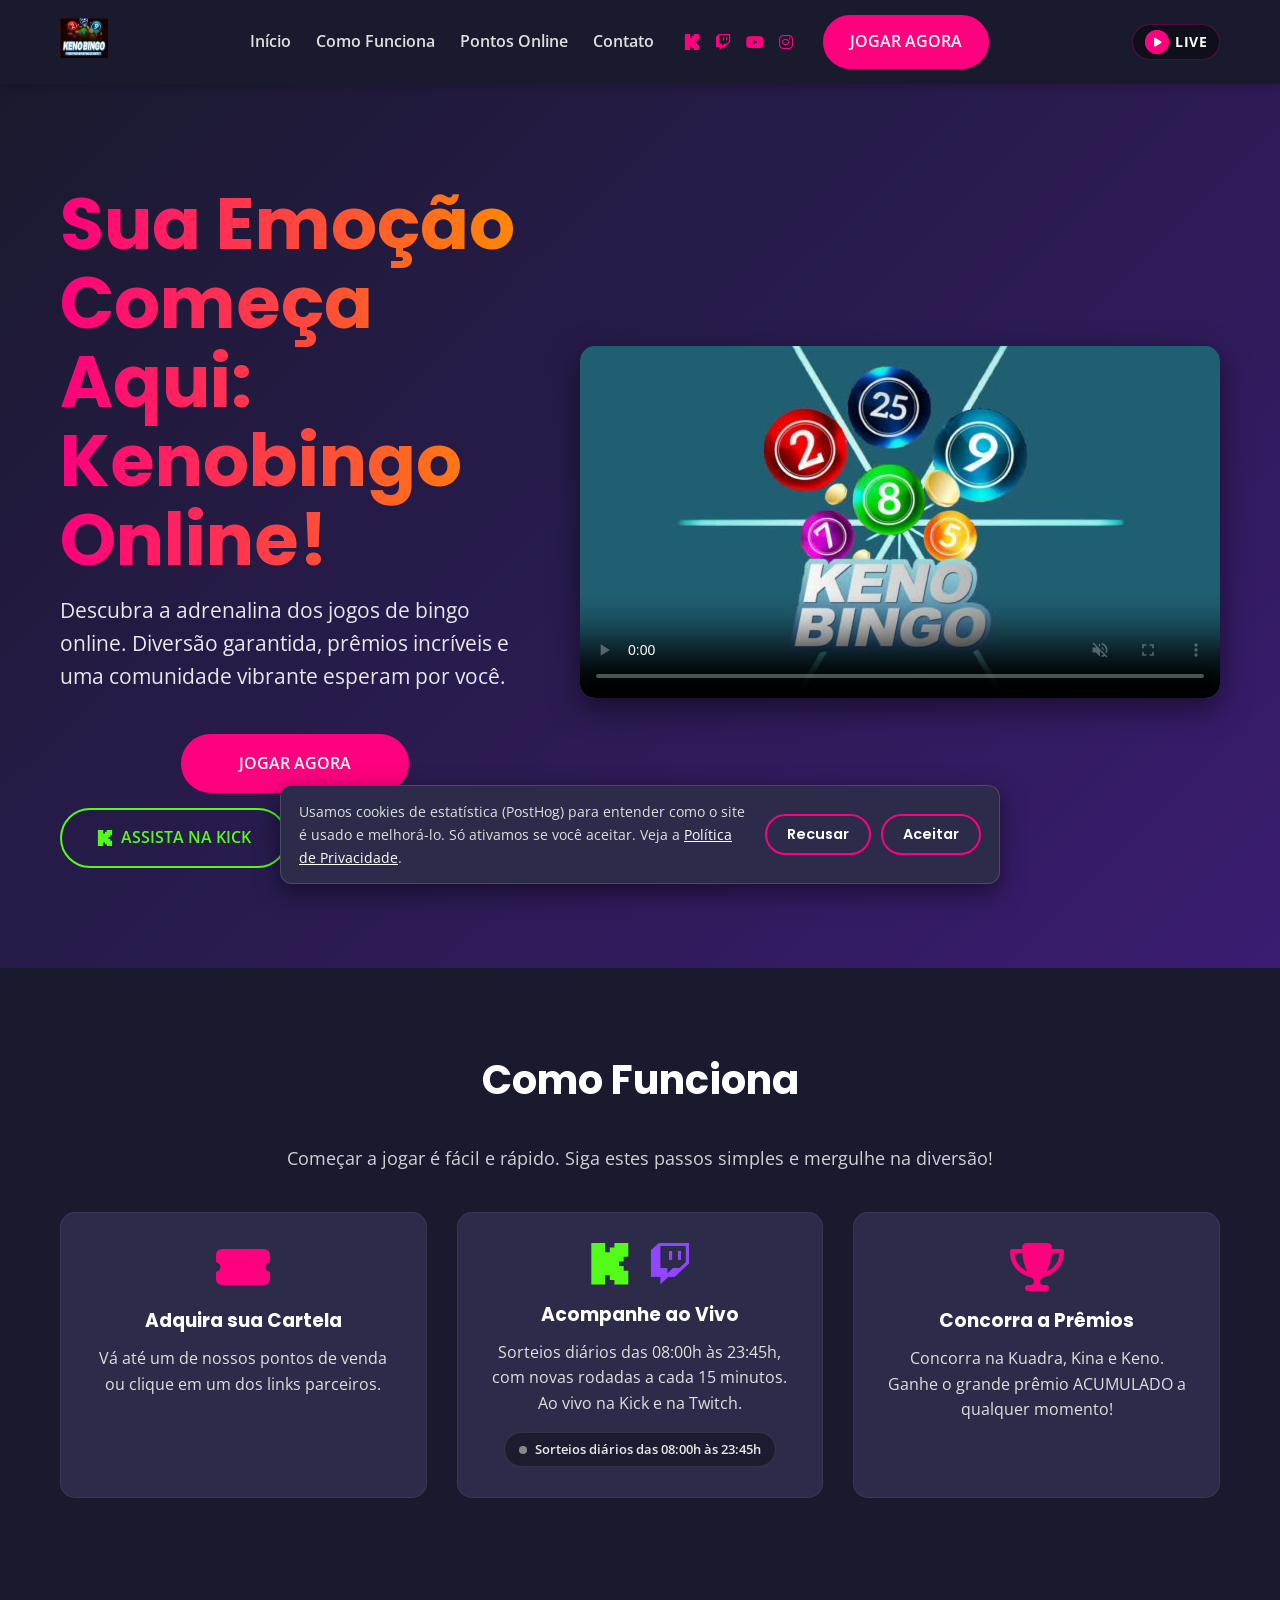
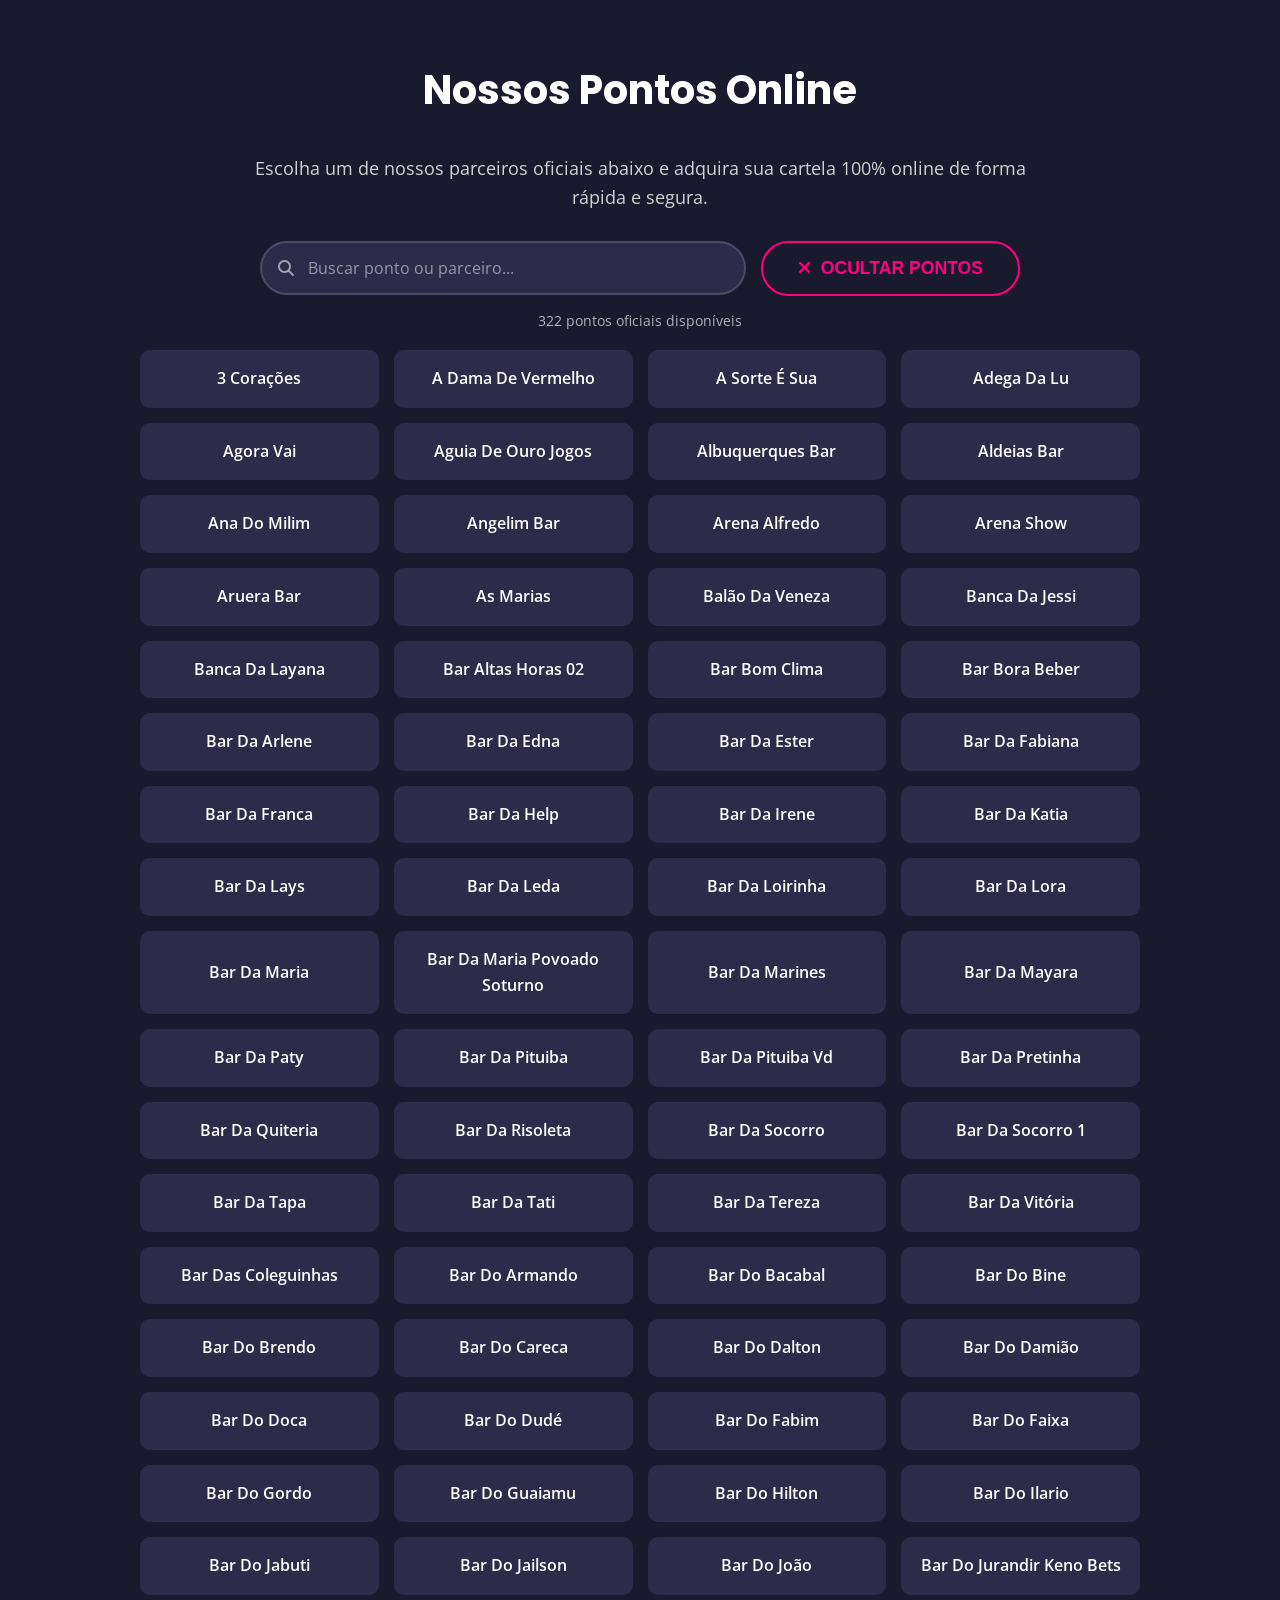
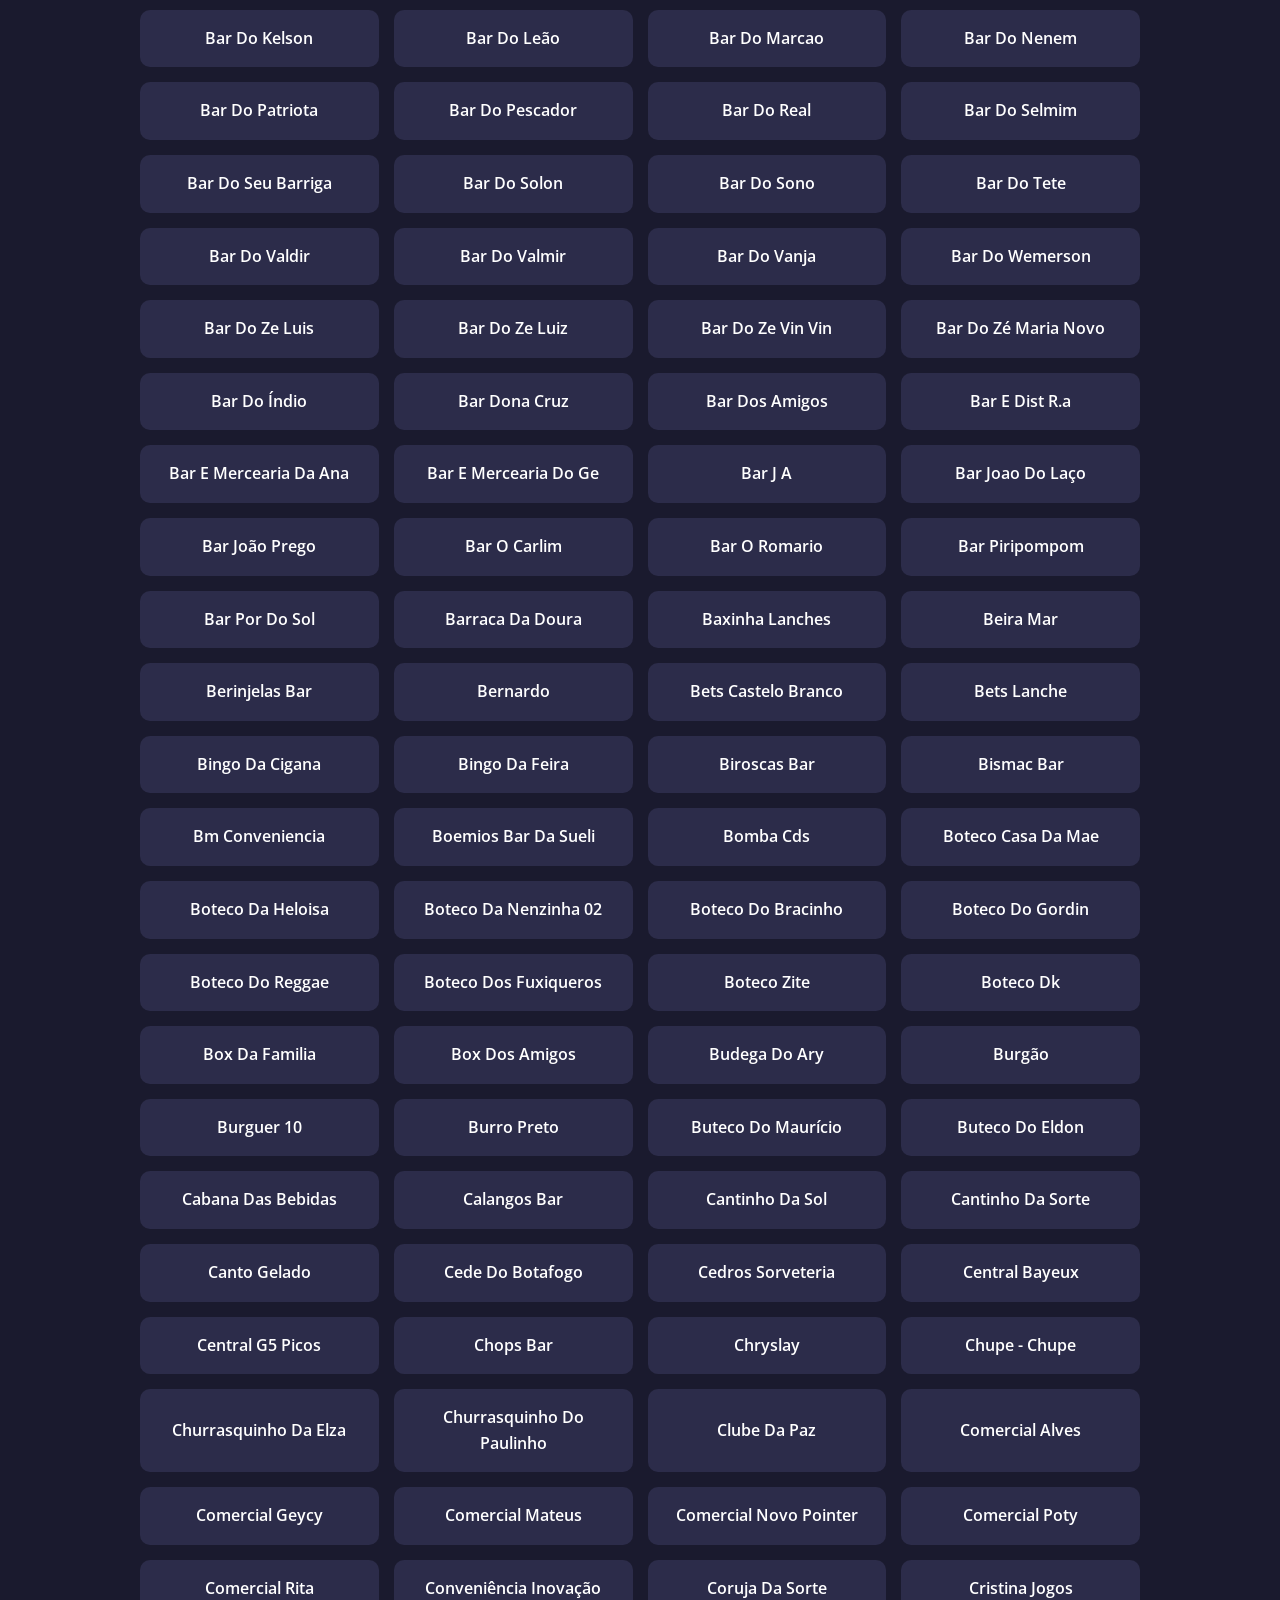
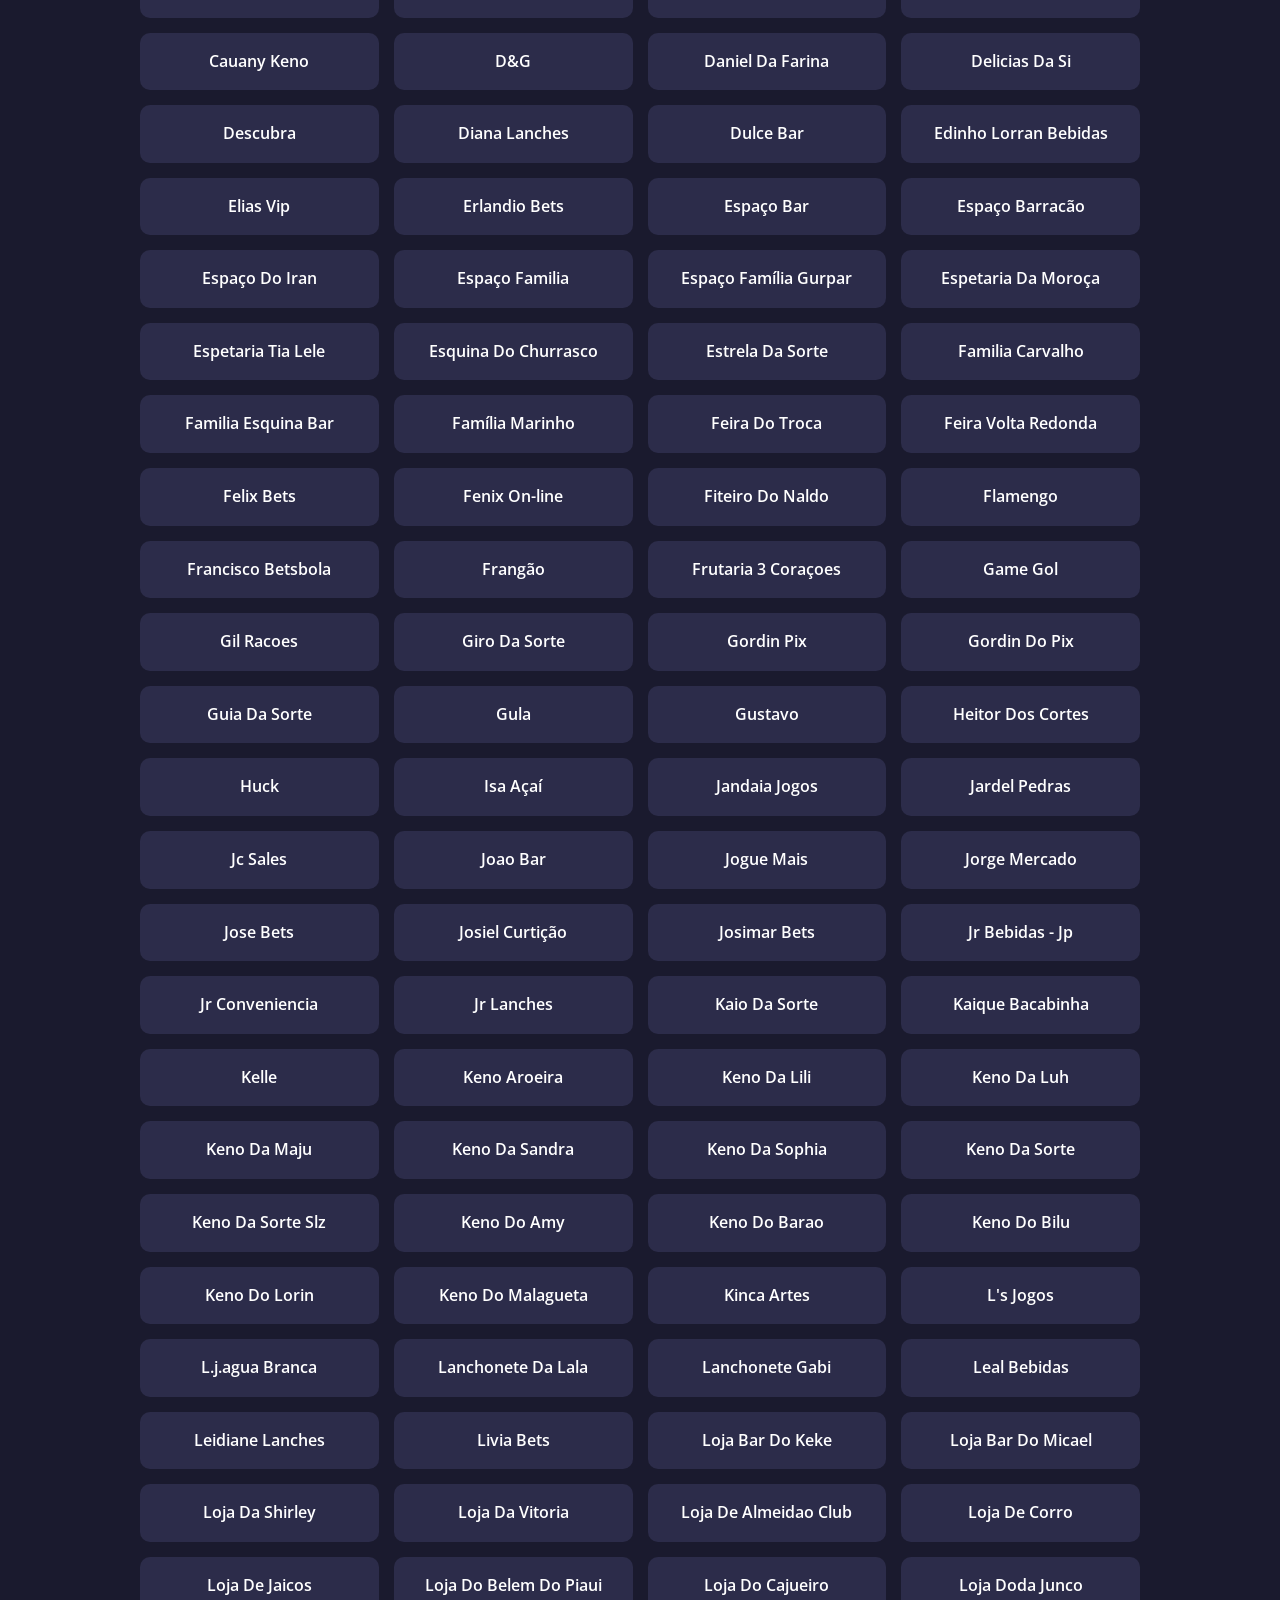
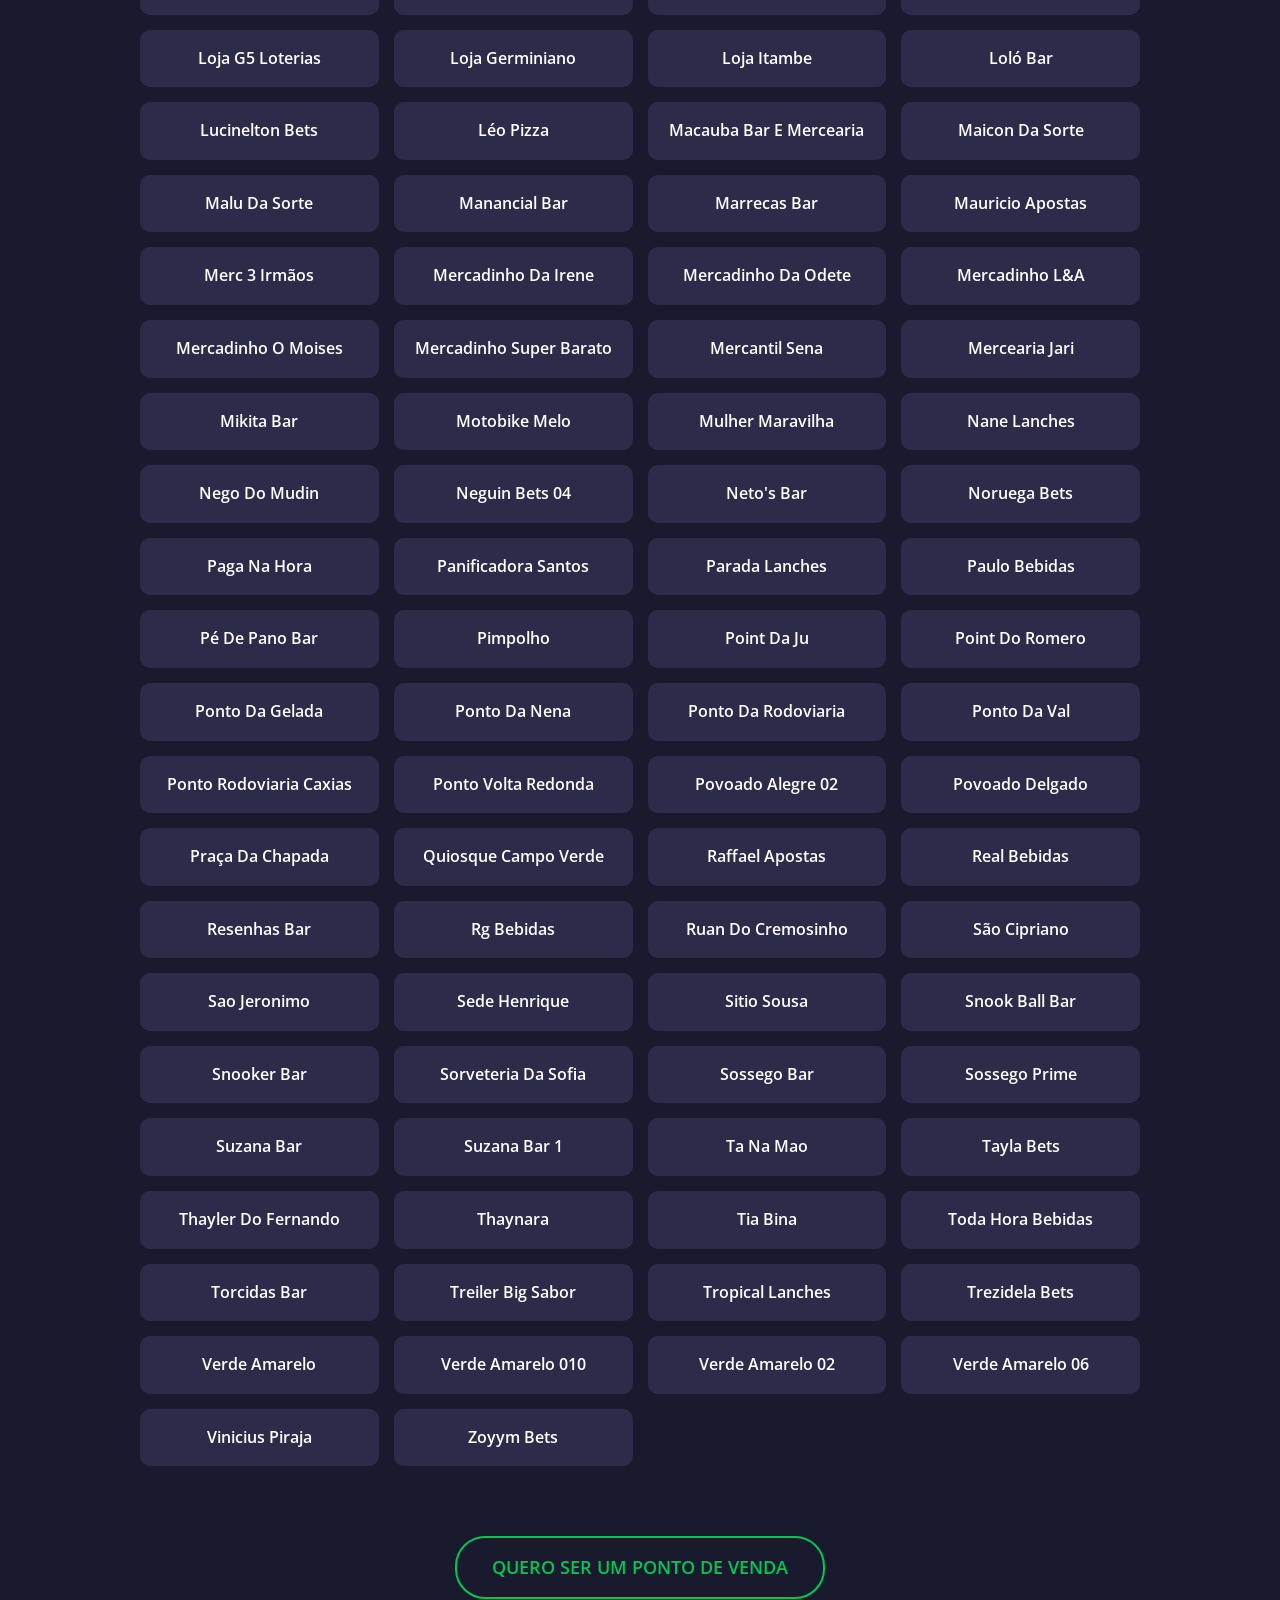
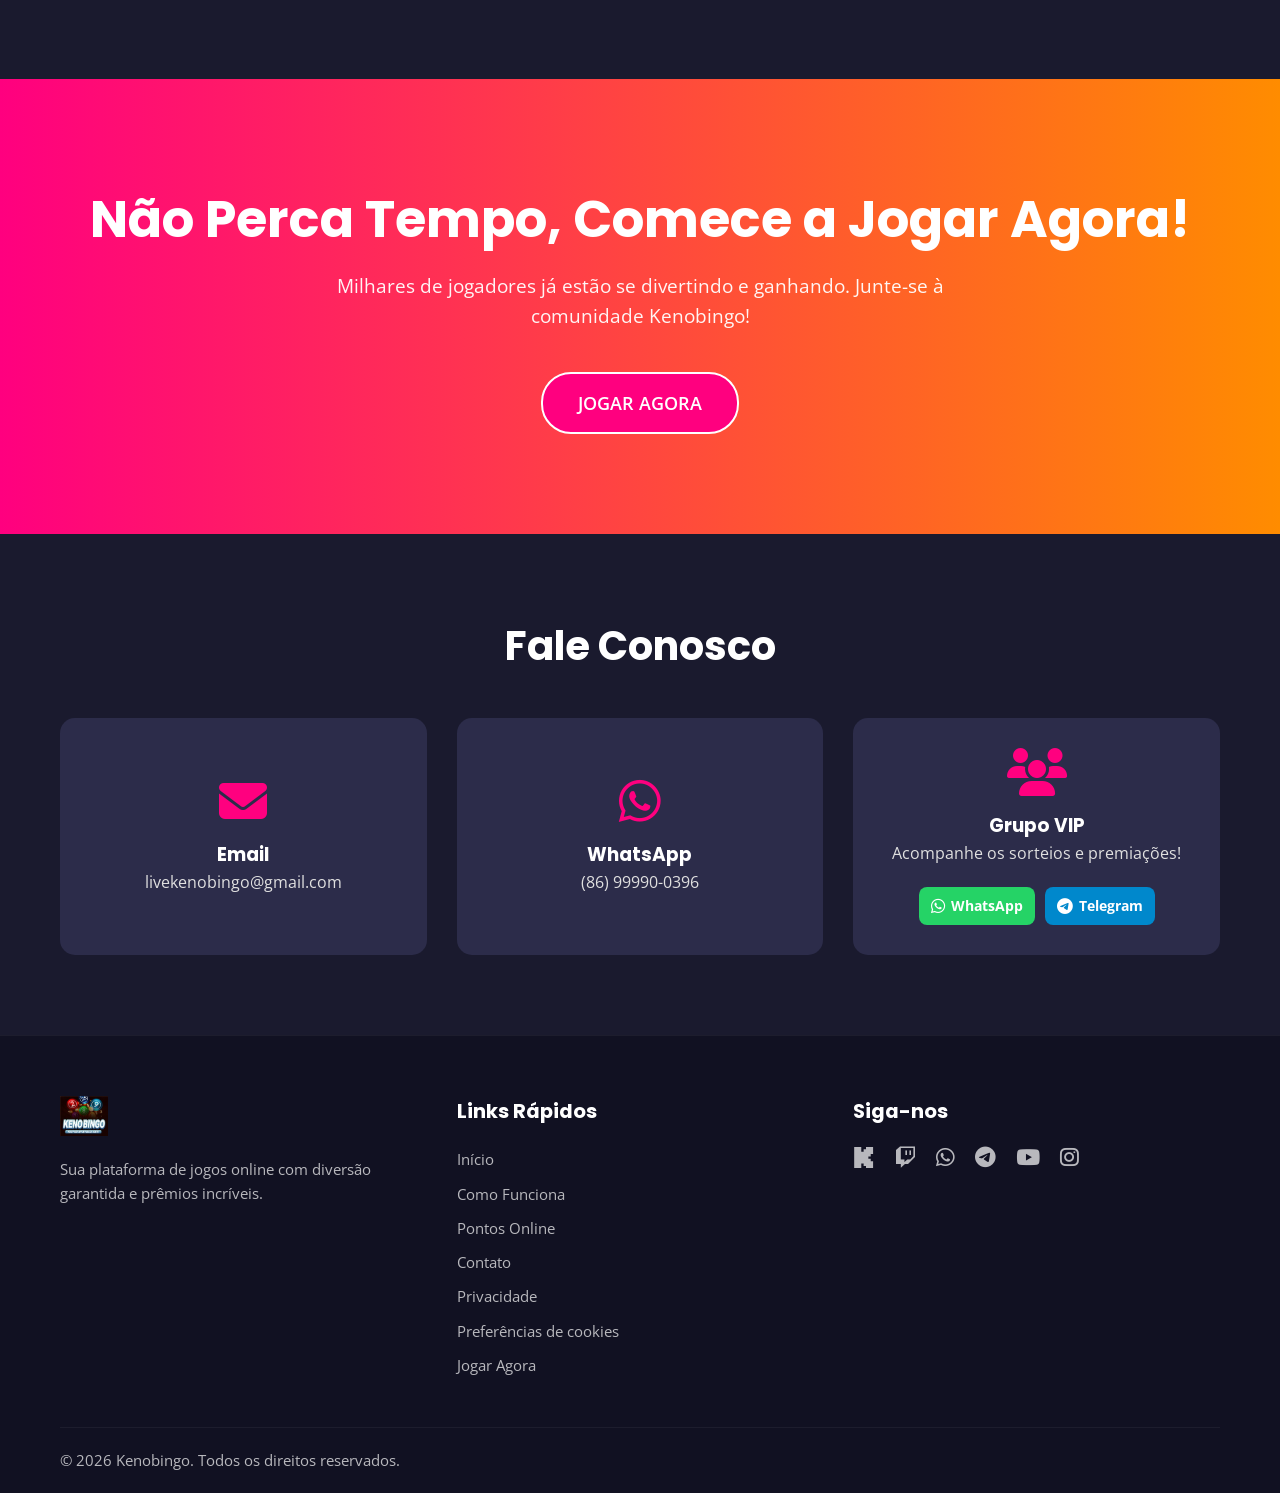
<file: index.html>
<!DOCTYPE html>
<html lang="pt-BR">
<head>
    <meta charset="UTF-8">
    <meta name="viewport" content="width=device-width, initial-scale=1.0">
    <title>Kenobingo - Sua Plataforma de Jogos Online</title>
    <meta name="description" content="Kenobingo: A melhor plataforma de jogos online. Divirta-se com nossos jogos, veja resultados e aproveite promoções exclusivas. Jogue agora!">
    <link rel="canonical" href="https://kenobingo.jmdiversoes.com/">

    <meta property="og:type" content="website">
    <meta property="og:title" content="Kenobingo - Sua Plataforma de Jogos Online">
    <meta property="og:description" content="Kenobingo: A melhor plataforma de jogos online. Divirta-se com nossos jogos, veja resultados e aproveite promoções exclusivas. Jogue agora!">
    <meta property="og:url" content="https://kenobingo.jmdiversoes.com/">
    <meta property="og:image" content="https://kenobingo.jmdiversoes.com/og-image.jpg">
    <meta property="og:image:width" content="1200">
    <meta property="og:image:height" content="630">
    <meta property="og:image:alt" content="Kenobingo - Hoje pode ser seu dia de sorte!">
    <meta property="og:site_name" content="Kenobingo">
    <meta property="og:locale" content="pt_BR">
    <meta name="twitter:card" content="summary_large_image">
    <meta name="twitter:image" content="https://kenobingo.jmdiversoes.com/og-image.jpg">

    <script type="application/ld+json">
    {
      "@context": "https://schema.org",
      "@type": "Organization",
      "name": "Kenobingo",
      "url": "https://kenobingo.jmdiversoes.com/",
      "logo": "https://kenobingo.jmdiversoes.com/LOGOMARCA.jpg",
      "email": "livekenobingo@gmail.com",
      "contactPoint": [{
        "@type": "ContactPoint",
        "contactType": "customer support",
        "telephone": "+55-86-99990-0396",
        "email": "livekenobingo@gmail.com",
        "availableLanguage": "Portuguese"
      }],
      "sameAs": [
        "https://kick.com/livekenobingo",
        "https://www.youtube.com/@livekenobingo",
        "https://www.twitch.tv/livekenobingo",
        "https://www.instagram.com/livekenobingo/"
      ]
    }
    </script>

    <link rel="icon" type="image/png" sizes="192x192" href="icon-192.png">
    <link rel="apple-touch-icon" href="apple-touch-icon.png">
    <link rel="manifest" href="manifest.json">
    <meta name="apple-mobile-web-app-capable" content="yes">
    <meta name="apple-mobile-web-app-status-bar-style" content="black-translucent">
    <meta name="apple-mobile-web-app-title" content="Kenobingo">

    <link rel="preconnect" href="https://fonts.googleapis.com">
    <link rel="preconnect" href="https://fonts.gstatic.com" crossorigin>
    <link href="https://fonts.googleapis.com/css2?family=Open+Sans:wght@400;600;700&family=Poppins:wght@400;600;700&display=swap" rel="stylesheet">

    <link rel="stylesheet" href="style.css?v=13">
    <link rel="stylesheet" href="https://cdnjs.cloudflare.com/ajax/libs/font-awesome/6.5.2/css/all.min.css" integrity="sha512-SnH5WK+bZxgPHs44uWIX+LLJAJ9/2PkPKZ5QiAj6Ta86w+fsb2TkcmfRyVX3pBnMFcV7oQPJkl9QevSCWr3W6A==" crossorigin="anonymous" referrerpolicy="no-referrer">
</head>
<body>

    <header class="header">
        <div class="container header-container">
            <a href="#home" class="logo">
                <img src="logo-header.jpg" alt="Logo Kenobingo" width="143" height="120" style="height: 40px; width: auto;">
            </a>

            <nav class="nav-menu desktop-only">
                <ul class="nav-list">
                    <li><a href="#home">Início</a></li>
                    <li><a href="#how-it-works">Como Funciona</a></li>
                    <li><a href="#pontos-online">Pontos Online</a></li>
                    <li><a href="#contact">Contato</a></li>
                </ul>
                <div class="header-social-icons">
                    <a href="https://kick.com/livekenobingo" target="_blank" rel="noopener" aria-label="Kick"><svg class="kick-icon" viewBox="0 0 24 24" aria-hidden="true"><path d="M1.333 0h8v5.333H12V2.667h2.667V0h8v8H20v2.667h-2.667v2.666H20V16h2.667v8h-8v-2.667H12v-2.666H9.333V24h-8Z"/></svg></a>
                    <a href="https://www.twitch.tv/livekenobingo" target="_blank" rel="noopener" aria-label="Twitch"><i class="fab fa-twitch" aria-hidden="true"></i></a>
                    <a href="https://www.youtube.com/@livekenobingo" target="_blank" rel="noopener" aria-label="YouTube"><i class="fab fa-youtube" aria-hidden="true"></i></a>
                    <a href="https://www.instagram.com/livekenobingo/" target="_blank" rel="noopener" aria-label="Instagram"><i class="fab fa-instagram" aria-hidden="true"></i></a>
                </div>
                <a href="https://kenobingo.123client.net" target="_blank" rel="noopener" class="btn-primary header-btn pulse-animation">Jogar Agora</a>
            </nav>

            <a href="https://kick.com/livekenobingo" target="_blank" rel="noopener" class="live-btn-header" aria-label="LIVE - assistir ao vivo" data-live-choice aria-haspopup="true" aria-expanded="false">
                <div class="live-icon-wrapper">
                    <div class="pulse-ring"></div>
                    <i class="fas fa-play"></i>
                </div>
                <span class="live-text">LIVE</span>
            </a>
        </div>
    </header>

    <section id="home" class="hero-section">
        <div class="container">
            <div class="hero-content">
                <h1>Sua Emoção Começa Aqui: Kenobingo Online!</h1>
                <p class="subtitle">Descubra a adrenalina dos jogos de bingo online. Diversão garantida, prêmios incríveis e uma comunidade vibrante esperam por você.</p>
                <div class="hero-buttons">
                    <a href="https://kenobingo.123client.net" target="_blank" rel="noopener" class="btn-primary btn-large pulse-animation">Jogar Agora</a>
                    <a href="https://kick.com/livekenobingo" target="_blank" rel="noopener" class="btn-kick btn-large"><svg class="kick-icon" viewBox="0 0 24 24" aria-hidden="true"><path d="M1.333 0h8v5.333H12V2.667h2.667V0h8v8H20v2.667h-2.667v2.666H20V16h2.667v8h-8v-2.667H12v-2.666H9.333V24h-8Z"/></svg> Assista na Kick</a>
                    <a href="https://www.twitch.tv/livekenobingo" target="_blank" rel="noopener" class="btn-secondary btn-large btn-twitch"><i class="fab fa-twitch"></i> Assista na Twitch</a>
                </div>
            </div>
            <div class="hero-image">
                <video controls autoplay muted loop playsinline preload="metadata" poster="TV-poster.jpg">
                    <source src="TV.mp4" type="video/mp4">
                </video>
            </div>
        </div>
    </section>

    <section id="how-it-works" class="how-it-works-section section-padding">
        <div class="container">
            <h2>Como Funciona</h2>
            <p class="section-subtitle">Começar a jogar é fácil e rápido. Siga estes passos simples e mergulhe na diversão!</p>
            <div class="steps-grid">
                <a href="#pontos-online" id="card-adquira-cartela" class="step-card fade-in active-effect custom-link-card">
                    <i class="fas fa-ticket-alt"></i>
                    <h3>Adquira sua Cartela</h3>
                    <p>Vá até um de nossos pontos de venda ou clique em um dos links parceiros.</p>
                </a>
                
                <a href="https://kick.com/livekenobingo" target="_blank" rel="noopener" class="step-card fade-in active-effect custom-link-card" data-live-choice aria-haspopup="true" aria-expanded="false">
                    <div class="step-icons"><svg class="kick-icon" viewBox="0 0 24 24" aria-hidden="true" fill="#53FC18"><path d="M1.333 0h8v5.333H12V2.667h2.667V0h8v8H20v2.667h-2.667v2.666H20V16h2.667v8h-8v-2.667H12v-2.666H9.333V24h-8Z"/></svg><i class="fab fa-twitch" style="color: #9146FF;"></i></div>
                    <h3>Acompanhe ao Vivo</h3>
                    <p>Sorteios diários das 08:00h às 23:45h, com novas rodadas a cada 15 minutos. Ao vivo na Kick e na Twitch.</p>
                    <div class="round-status" id="round-status">
                        <span class="round-status-dot" id="round-status-dot"></span>
                        <span id="round-status-text">Sorteios das 08:00h às 23:45h</span>
                    </div>
                </a>

                <a href="https://kenobingo.123client.net" target="_blank" rel="noopener" class="step-card fade-in active-effect custom-link-card">
                    <i class="fas fa-trophy"></i>
                    <h3>Concorra a Prêmios</h3>
                    <p>Concorra na Kuadra, Kina e Keno. Ganhe o grande prêmio ACUMULADO a qualquer momento!</p>
                </a>
            </div>
        </div>
    </section>

    <section id="pontos-online" class="games-section section-padding">
        <div class="container">
            <h2>Nossos Pontos Online</h2>
            <p class="section-subtitle">Escolha um de nossos parceiros oficiais abaixo e adquira sua cartela 100% online de forma rápida e segura.</p>
            
            <div class="pontos-toolbar" id="accordion-container">
                <div class="pontos-search-box">
                    <i class="fas fa-search pontos-search-icon" aria-hidden="true"></i>
                    <input type="search" id="busca-ponto" class="pontos-search-input" placeholder="Buscar ponto ou parceiro..." aria-label="Buscar ponto ou parceiro" autocomplete="off">
                    <button type="button" id="limpar-busca" class="pontos-search-clear" aria-label="Limpar busca" hidden>
                        <i class="fas fa-times" aria-hidden="true"></i>
                    </button>
                </div>
                <button id="btn-toggle-pontos" class="btn-primary btn-large pulse-animation" style="display: inline-flex; align-items: center; justify-content: center; gap: 10px; background-color: transparent; color: #FF007F;">
                    <i class="fas fa-times"></i> Ocultar Pontos
                </button>
            </div>
            <p class="pontos-contador" id="pontos-contador" aria-live="polite"></p>
            <p class="pontos-vazio" id="pontos-vazio" hidden>Nenhum ponto encontrado com esse nome.</p>

            <div class="pontos-grid open" id="lista-pontos">
                <a href="https://trescoracoes.123client.net" target="_blank" rel="noopener" class="ponto-link active-effect">3 Corações</a>
                <a href="https://adamadevermelho.123client.net" target="_blank" rel="noopener" class="ponto-link active-effect">A Dama De Vermelho</a>
                <a href="https://asorteesua.123client.net" target="_blank" rel="noopener" class="ponto-link active-effect">A Sorte É Sua</a>
                <a href="https://adegadalu.123client.net" target="_blank" rel="noopener" class="ponto-link active-effect">Adega Da Lu</a>
                <a href="https://agoravai.123client.net" target="_blank" rel="noopener" class="ponto-link active-effect">Agora Vai</a>
                <a href="https://aguiadeourojogos.123client.net" target="_blank" rel="noopener" class="ponto-link active-effect">Aguia De Ouro Jogos</a>
                <a href="https://albuquerquesbar.123client.net" target="_blank" rel="noopener" class="ponto-link active-effect">Albuquerques Bar</a>
                <a href="https://aldeiasbar.123client.net" target="_blank" rel="noopener" class="ponto-link active-effect">Aldeias Bar</a>
                <a href="https://anadomilim.123client.net" target="_blank" rel="noopener" class="ponto-link active-effect">Ana Do Milim</a>
                <a href="https://agelimbar.123client.net" target="_blank" rel="noopener" class="ponto-link active-effect">Angelim Bar</a>
                <a href="https://arenaalfredo.123client.net" target="_blank" rel="noopener" class="ponto-link active-effect">Arena Alfredo</a>
                <a href="https://arenashow.123client.net" target="_blank" rel="noopener" class="ponto-link active-effect">Arena Show</a>
                <a href="https://aruerabar.123client.net" target="_blank" rel="noopener" class="ponto-link active-effect">Aruera Bar</a>
                <a href="https://asmarias.123client.net" target="_blank" rel="noopener" class="ponto-link active-effect">As Marias</a>
                <a href="https://balaodaveneza.123client.net" target="_blank" rel="noopener" class="ponto-link active-effect">Balão Da Veneza</a>
                <a href="https://bancadajessi.123client.net" target="_blank" rel="noopener" class="ponto-link active-effect">Banca Da Jessi</a>
                <a href="https://bancadalayana.123client.net" target="_blank" rel="noopener" class="ponto-link active-effect">Banca Da Layana</a>
                <a href="https://baraltashoraspedreiras.123client.net" target="_blank" rel="noopener" class="ponto-link active-effect">Bar Altas Horas 02</a>
                <a href="https://barbomclima.123client.net" target="_blank" rel="noopener" class="ponto-link active-effect">Bar Bom Clima</a>
                <a href="https://barborabeber.123client.net" target="_blank" rel="noopener" class="ponto-link active-effect">Bar Bora Beber</a>
                <a href="https://bardaarlene.123client.net" target="_blank" rel="noopener" class="ponto-link active-effect">Bar Da Arlene</a>
                <a href="https://bardaedna.123client.net" target="_blank" rel="noopener" class="ponto-link active-effect">Bar Da Edna</a>
                <a href="https://bardaester.123client.net" target="_blank" rel="noopener" class="ponto-link active-effect">Bar Da Ester</a>
                <a href="https://bardafabiana.123client.net" target="_blank" rel="noopener" class="ponto-link active-effect">Bar Da Fabiana</a>
                <a href="https://bardafranca.123client.net" target="_blank" rel="noopener" class="ponto-link active-effect">Bar Da Franca</a>
                <a href="https://bardahelp.123client.net" target="_blank" rel="noopener" class="ponto-link active-effect">Bar Da Help</a>
                <a href="https://bardairene.123client.net" target="_blank" rel="noopener" class="ponto-link active-effect">Bar Da Irene</a>
                <a href="https://bardakatia.123client.net" target="_blank" rel="noopener" class="ponto-link active-effect">Bar Da Katia</a>
                <a href="https://bardalayss.123client.net" target="_blank" rel="noopener" class="ponto-link active-effect">Bar Da Lays</a>
                <a href="https://bardaleda.123client.net" target="_blank" rel="noopener" class="ponto-link active-effect">Bar Da Leda</a>
                <a href="https://bardaloirinha.123client.net" target="_blank" rel="noopener" class="ponto-link active-effect">Bar Da Loirinha</a>
                <a href="https://bardalora.123client.net" target="_blank" rel="noopener" class="ponto-link active-effect">Bar Da Lora</a>
                <a href="https://bardamariia.123client.net" target="_blank" rel="noopener" class="ponto-link active-effect">Bar Da Maria</a>
                <a href="https://barmariapovoado.123client.net" target="_blank" rel="noopener" class="ponto-link active-effect">Bar Da Maria Povoado Soturno</a>
                <a href="https://bardamarines.123client.net" target="_blank" rel="noopener" class="ponto-link active-effect">Bar Da Marines</a>
                <a href="https://bardamayara.123client.net" target="_blank" rel="noopener" class="ponto-link active-effect">Bar Da Mayara</a>
                <a href="https://bardapatydois.123client.net" target="_blank" rel="noopener" class="ponto-link active-effect">Bar Da Paty</a>
                <a href="https://bardapituiba.123client.net" target="_blank" rel="noopener" class="ponto-link active-effect">Bar Da Pituiba</a>
                <a href="https://bardapituibavd.123client.net" target="_blank" rel="noopener" class="ponto-link active-effect">Bar Da Pituiba Vd</a>
                <a href="https://bardapretinha.123client.net" target="_blank" rel="noopener" class="ponto-link active-effect">Bar Da Pretinha</a>
                <a href="https://bardaquiteria.123client.net" target="_blank" rel="noopener" class="ponto-link active-effect">Bar Da Quiteria</a>
                <a href="https://bardarisoleta.123client.net" target="_blank" rel="noopener" class="ponto-link active-effect">Bar Da Risoleta</a>
                <a href="https://bardasocorro.123client.net" target="_blank" rel="noopener" class="ponto-link active-effect">Bar Da Socorro</a>
                <a href="https://bardasocorroum.123client.net" target="_blank" rel="noopener" class="ponto-link active-effect">Bar Da Socorro 1</a>
                <a href="https://bardatapa.123client.net" target="_blank" rel="noopener" class="ponto-link active-effect">Bar Da Tapa</a>
                <a href="https://bardatati.123client.net" target="_blank" rel="noopener" class="ponto-link active-effect">Bar Da Tati</a>
                <a href="https://bardaterezadois.123client.net" target="_blank" rel="noopener" class="ponto-link active-effect">Bar Da Tereza</a>
                <a href="https://bardavitoria.123client.net" target="_blank" rel="noopener" class="ponto-link active-effect">Bar Da Vitória</a>
                <a href="https://bardascoleguinhass.123client.net" target="_blank" rel="noopener" class="ponto-link active-effect">Bar Das Coleguinhas</a>
                <a href="https://bardoarmando.123client.net" target="_blank" rel="noopener" class="ponto-link active-effect">Bar Do Armando</a>
                <a href="https://bardobacabal.123client.net" target="_blank" rel="noopener" class="ponto-link active-effect">Bar Do Bacabal</a>
                <a href="https://bardobine.123client.net" target="_blank" rel="noopener" class="ponto-link active-effect">Bar Do Bine</a>
                <a href="https://bardobrendo.123client.net" target="_blank" rel="noopener" class="ponto-link active-effect">Bar Do Brendo</a>
                <a href="https://barcareca.123client.net" target="_blank" rel="noopener" class="ponto-link active-effect">Bar Do Careca</a>
                <a href="https://bardodalton.123client.net" target="_blank" rel="noopener" class="ponto-link active-effect">Bar Do Dalton</a>
                <a href="https://bardodamiao.123client.net" target="_blank" rel="noopener" class="ponto-link active-effect">Bar Do Damião</a>
                <a href="https://bardodoca.123client.net" target="_blank" rel="noopener" class="ponto-link active-effect">Bar Do Doca</a>
                <a href="https://bardodude.123client.net" target="_blank" rel="noopener" class="ponto-link active-effect">Bar Do Dudé</a>
                <a href="https://bardofabim.123client.net" target="_blank" rel="noopener" class="ponto-link active-effect">Bar Do Fabim</a>
                <a href="https://bardofaixa.123client.net" target="_blank" rel="noopener" class="ponto-link active-effect">Bar Do Faixa</a>
                <a href="https://bardogordo.123client.net" target="_blank" rel="noopener" class="ponto-link active-effect">Bar Do Gordo</a>
                <a href="https://bardoguaiamu.123client.net" target="_blank" rel="noopener" class="ponto-link active-effect">Bar Do Guaiamu</a>
                <a href="https://bardohilton.123client.net" target="_blank" rel="noopener" class="ponto-link active-effect">Bar Do Hilton</a>
                <a href="https://bardoilario.123client.net" target="_blank" rel="noopener" class="ponto-link active-effect">Bar Do Ilario</a>
                <a href="https://bardojabuti.123client.net" target="_blank" rel="noopener" class="ponto-link active-effect">Bar Do Jabuti</a>
                <a href="https://bardojailsondois.123client.net" target="_blank" rel="noopener" class="ponto-link active-effect">Bar Do Jailson</a>
                <a href="https://baardojoao.123client.net" target="_blank" rel="noopener" class="ponto-link active-effect">Bar Do João</a>
                <a href="https://barjurandirkenobets.123client.net" target="_blank" rel="noopener" class="ponto-link active-effect">Bar Do Jurandir Keno Bets</a>
                <a href="https://bardokelson.123client.net" target="_blank" rel="noopener" class="ponto-link active-effect">Bar Do Kelson</a>
                <a href="https://bardoleaokeno.123client.net" target="_blank" rel="noopener" class="ponto-link active-effect">Bar Do Leão</a>
                <a href="https://barmarcao.123client.net" target="_blank" rel="noopener" class="ponto-link active-effect">Bar Do Marcao</a>
                <a href="https://bardonenem.123client.net" target="_blank" rel="noopener" class="ponto-link active-effect">Bar Do Nenem</a>
                <a href="https://bardopatriota.123client.net" target="_blank" rel="noopener" class="ponto-link active-effect">Bar Do Patriota</a>
                <a href="https://barpescador.123client.net" target="_blank" rel="noopener" class="ponto-link active-effect">Bar Do Pescador</a>
                <a href="https://bardoreal.123client.net" target="_blank" rel="noopener" class="ponto-link active-effect">Bar Do Real</a>
                <a href="https://bardoselmim.123client.net" target="_blank" rel="noopener" class="ponto-link active-effect">Bar Do Selmim</a>
                <a href="https://bardoseubarriga.123client.net" target="_blank" rel="noopener" class="ponto-link active-effect">Bar Do Seu Barriga</a>
                <a href="https://bardosolon.123client.net" target="_blank" rel="noopener" class="ponto-link active-effect">Bar Do Solon</a>
                <a href="https://bardosono.123client.net" target="_blank" rel="noopener" class="ponto-link active-effect">Bar Do Sono</a>
                <a href="https://bardotete.123client.net" target="_blank" rel="noopener" class="ponto-link active-effect">Bar Do Tete</a>
                <a href="https://bardovaldir.123client.net" target="_blank" rel="noopener" class="ponto-link active-effect">Bar Do Valdir</a>
                <a href="https://bardovalmiir.123client.net" target="_blank" rel="noopener" class="ponto-link active-effect">Bar Do Valmir</a>
                <a href="https://bardovanja.123client.net" target="_blank" rel="noopener" class="ponto-link active-effect">Bar Do Vanja</a>
                <a href="https://bardowemerson.123client.net" target="_blank" rel="noopener" class="ponto-link active-effect">Bar Do Wemerson</a>
                <a href="https://bardozeluis.123client.net" target="_blank" rel="noopener" class="ponto-link active-effect">Bar Do Ze Luis</a>
                <a href="https://bardozeluiz.123client.net" target="_blank" rel="noopener" class="ponto-link active-effect">Bar Do Ze Luiz</a>
                <a href="https://bardozevinvin.123client.net" target="_blank" rel="noopener" class="ponto-link active-effect">Bar Do Ze Vin Vin</a>
                <a href="https://bardozemarianovo.123client.net" target="_blank" rel="noopener" class="ponto-link active-effect">Bar Do Zé Maria Novo</a>
                <a href="https://bardoindio.123client.net" target="_blank" rel="noopener" class="ponto-link active-effect">Bar Do Índio</a>
                <a href="https://bardonacruz.123client.net" target="_blank" rel="noopener" class="ponto-link active-effect">Bar Dona Cruz</a>
                <a href="https://bardosamigoos.123client.net" target="_blank" rel="noopener" class="ponto-link active-effect">Bar Dos Amigos</a>
                <a href="https://baredistra.123client.net" target="_blank" rel="noopener" class="ponto-link active-effect">Bar E Dist R.a</a>
                <a href="https://baremerceariadaana.123client.net" target="_blank" rel="noopener" class="ponto-link active-effect">Bar E Mercearia Da Ana</a>
                <a href="https://barmerceariage.123client.net" target="_blank" rel="noopener" class="ponto-link active-effect">Bar E Mercearia Do Ge</a>
                <a href="https://barja.123client.net" target="_blank" rel="noopener" class="ponto-link active-effect">Bar J A</a>
                <a href="https://baracainordestino.123client.net" target="_blank" rel="noopener" class="ponto-link active-effect">Bar Joao Do Laço</a>
                <a href="https://barjoaoprego.123client.net" target="_blank" rel="noopener" class="ponto-link active-effect">Bar João Prego</a>
                <a href="https://bardocarlim.123client.net" target="_blank" rel="noopener" class="ponto-link active-effect">Bar O Carlim</a>
                <a href="https://baroromario.123client.net" target="_blank" rel="noopener" class="ponto-link active-effect">Bar O Romario</a>
                <a href="https://barpiripompom.123client.net" target="_blank" rel="noopener" class="ponto-link active-effect">Bar Piripompom</a>
                <a href="https://barpordosoldois.123client.net" target="_blank" rel="noopener" class="ponto-link active-effect">Bar Por Do Sol</a>
                <a href="https://barracadadoura.123client.net" target="_blank" rel="noopener" class="ponto-link active-effect">Barraca Da Doura</a>
                <a href="https://baxinhalanches.123client.net" target="_blank" rel="noopener" class="ponto-link active-effect">Baxinha Lanches</a>
                <a href="https://beiramar.123client.net" target="_blank" rel="noopener" class="ponto-link active-effect">Beira Mar</a>
                <a href="https://berinjelasbar.123client.net" target="_blank" rel="noopener" class="ponto-link active-effect">Berinjelas Bar</a>
                <a href="https://bernardo.123client.net" target="_blank" rel="noopener" class="ponto-link active-effect">Bernardo</a>
                <a href="https://betscastelobranco.123client.net" target="_blank" rel="noopener" class="ponto-link active-effect">Bets Castelo Branco</a>
                <a href="https://betslanche.123client.net" target="_blank" rel="noopener" class="ponto-link active-effect">Bets Lanche</a>
                <a href="https://bigodacigana.123client.net" target="_blank" rel="noopener" class="ponto-link active-effect">Bingo Da Cigana</a>
                <a href="https://bingodafeira.123client.net" target="_blank" rel="noopener" class="ponto-link active-effect">Bingo Da Feira</a>
                <a href="https://birocasbar.123client.net" target="_blank" rel="noopener" class="ponto-link active-effect">Biroscas Bar</a>
                <a href="https://bismacbar.123client.net" target="_blank" rel="noopener" class="ponto-link active-effect">Bismac Bar</a>
                <a href="https://bmcoveniencia.123client.net" target="_blank" rel="noopener" class="ponto-link active-effect">Bm Conveniencia</a>
                <a href="https://boemiosbardasueli.123client.net" target="_blank" rel="noopener" class="ponto-link active-effect">Boemios Bar Da Sueli</a>
                <a href="https://bombacds.123client.net" target="_blank" rel="noopener" class="ponto-link active-effect">Bomba Cds</a>
                <a href="https://botecocasadamae.123client.net" target="_blank" rel="noopener" class="ponto-link active-effect">Boteco Casa Da Mae</a>
                <a href="https://botecodaheloisa.123client.net" target="_blank" rel="noopener" class="ponto-link active-effect">Boteco Da Heloisa</a>
                <a href="https://boteconenzinhadois.123client.net" target="_blank" rel="noopener" class="ponto-link active-effect">Boteco Da Nenzinha 02</a>
                <a href="https://botecodobracinho.123client.net" target="_blank" rel="noopener" class="ponto-link active-effect">Boteco Do Bracinho</a>
                <a href="https://botecodogordin.123client.net" target="_blank" rel="noopener" class="ponto-link active-effect">Boteco Do Gordin</a>
                <a href="https://botecodoreggae.123client.net" target="_blank" rel="noopener" class="ponto-link active-effect">Boteco Do Reggae</a>
                <a href="https://fuxiqueros.123client.net" target="_blank" rel="noopener" class="ponto-link active-effect">Boteco Dos Fuxiqueros</a>
                <a href="https://botecozite.123client.net" target="_blank" rel="noopener" class="ponto-link active-effect">Boteco Zite</a>
                <a href="https://botecodk.123client.net" target="_blank" rel="noopener" class="ponto-link active-effect">Boteco Dk</a>
                <a href="https://boxdafamilia.123client.net" target="_blank" rel="noopener" class="ponto-link active-effect">Box Da Familia</a>
                <a href="https://boxdosamigos.123client.net" target="_blank" rel="noopener" class="ponto-link active-effect">Box Dos Amigos</a>
                <a href="https://budegadoary.123client.net" target="_blank" rel="noopener" class="ponto-link active-effect">Budega Do Ary</a>
                <a href="https://burgao.123client.net" target="_blank" rel="noopener" class="ponto-link active-effect">Burgão</a>
                <a href="https://burguerdez.123client.net" target="_blank" rel="noopener" class="ponto-link active-effect">Burguer 10</a>
                <a href="https://burropreto.123client.net" target="_blank" rel="noopener" class="ponto-link active-effect">Burro Preto</a>
                <a href="https://butecodomaruricio.123client.net" target="_blank" rel="noopener" class="ponto-link active-effect">Buteco Do Maurício</a>
                <a href="https://butecodoeldon.123client.net" target="_blank" rel="noopener" class="ponto-link active-effect">Buteco Do Eldon</a>
                <a href="https://bardamorena.123client.net" target="_blank" rel="noopener" class="ponto-link active-effect">Cabana Das Bebidas</a>
                <a href="https://calangosbar.123client.net" target="_blank" rel="noopener" class="ponto-link active-effect">Calangos Bar</a>
                <a href="https://cantinhodasol.123client.net" target="_blank" rel="noopener" class="ponto-link active-effect">Cantinho Da Sol</a>
                <a href="https://fortunekeno.123client.net" target="_blank" rel="noopener" class="ponto-link active-effect">Cantinho Da Sorte</a>
                <a href="https://cantogelado.123client.net" target="_blank" rel="noopener" class="ponto-link active-effect">Canto Gelado</a>
                <a href="https://cededobotafogo.123client.net" target="_blank" rel="noopener" class="ponto-link active-effect">Cede Do Botafogo</a>
                <a href="https://cedrossorveteria.123client.net" target="_blank" rel="noopener" class="ponto-link active-effect">Cedros Sorveteria</a>
                <a href="https://centralbayeux.123client.net" target="_blank" rel="noopener" class="ponto-link active-effect">Central Bayeux</a>
                <a href="https://centralgcincopicos.123client.net" target="_blank" rel="noopener" class="ponto-link active-effect">Central G5 Picos</a>
                <a href="https://chopbar.123client.net" target="_blank" rel="noopener" class="ponto-link active-effect">Chops Bar</a>
                <a href="https://chryslay.123client.net" target="_blank" rel="noopener" class="ponto-link active-effect">Chryslay</a>
                <a href="https://chupechupe.123client.net" target="_blank" rel="noopener" class="ponto-link active-effect">Chupe - Chupe</a>
                <a href="https://churrasquinhodaelza.123client.net" target="_blank" rel="noopener" class="ponto-link active-effect">Churrasquinho Da Elza</a>
                <a href="https://churrasquinhodopaulinho.123client.net" target="_blank" rel="noopener" class="ponto-link active-effect">Churrasquinho Do Paulinho</a>
                <a href="https://clubedapaz.123client.net" target="_blank" rel="noopener" class="ponto-link active-effect">Clube Da Paz</a>
                <a href="https://comercialalves.123client.net" target="_blank" rel="noopener" class="ponto-link active-effect">Comercial Alves</a>
                <a href="https://comerialgeycy.123client.net" target="_blank" rel="noopener" class="ponto-link active-effect">Comercial Geycy</a>
                <a href="https://comercialmateus.123client.net" target="_blank" rel="noopener" class="ponto-link active-effect">Comercial Mateus</a>
                <a href="https://comercialnovopointer.123client.net" target="_blank" rel="noopener" class="ponto-link active-effect">Comercial Novo Pointer</a>
                <a href="https://comercialpoty.123client.net" target="_blank" rel="noopener" class="ponto-link active-effect">Comercial Poty</a>
                <a href="https://comercialriita.123client.net" target="_blank" rel="noopener" class="ponto-link active-effect">Comercial Rita</a>
                <a href="https://convenienciainovacao.123client.net" target="_blank" rel="noopener" class="ponto-link active-effect">Conveniência Inovação</a>
                <a href="https://corujadasorte.123client.net" target="_blank" rel="noopener" class="ponto-link active-effect">Coruja Da Sorte</a>
                <a href="https://cristinajogos.123client.net" target="_blank" rel="noopener" class="ponto-link active-effect">Cristina Jogos</a>
                <a href="https://bancadozezeca.123client.net" target="_blank" rel="noopener" class="ponto-link active-effect">Cauany Keno</a>
                <a href="https://degadamaria.123client.net" target="_blank" rel="noopener" class="ponto-link active-effect">D&amp;G</a>
                <a href="https://danieldafarinha.123client.net" target="_blank" rel="noopener" class="ponto-link active-effect">Daniel Da Farina</a>
                <a href="https://deliciasdasi.123client.net" target="_blank" rel="noopener" class="ponto-link active-effect">Delicias Da Si</a>
                <a href="https://descubra.123client.net" target="_blank" rel="noopener" class="ponto-link active-effect">Descubra</a>
                <a href="https://dianalaches.123client.net" target="_blank" rel="noopener" class="ponto-link active-effect">Diana Lanches</a>
                <a href="https://dulcebar.123client.net" target="_blank" rel="noopener" class="ponto-link active-effect">Dulce Bar</a>
                <a href="https://edinholorranbebidas.123client.net" target="_blank" rel="noopener" class="ponto-link active-effect">Edinho Lorran Bebidas</a>
                <a href="https://eliasvip.123client.net" target="_blank" rel="noopener" class="ponto-link active-effect">Elias Vip</a>
                <a href="https://erlandiobets.123client.net" target="_blank" rel="noopener" class="ponto-link active-effect">Erlandio Bets</a>
                <a href="https://espacobar.123client.net" target="_blank" rel="noopener" class="ponto-link active-effect">Espaço Bar</a>
                <a href="https://espacobarracao.123client.net" target="_blank" rel="noopener" class="ponto-link active-effect">Espaço Barracão</a>
                <a href="https://espacodoiran.123client.net" target="_blank" rel="noopener" class="ponto-link active-effect">Espaço Do Iran</a>
                <a href="https://lidiavariedades.123client.net" target="_blank" rel="noopener" class="ponto-link active-effect">Espaço Familia</a>
                <a href="https://espacofamiliagurpar.123client.net" target="_blank" rel="noopener" class="ponto-link active-effect">Espaço Família Gurpar</a>
                <a href="https://espetariadamoroca.123client.net" target="_blank" rel="noopener" class="ponto-link active-effect">Espetaria Da Moroça</a>
                <a href="https://espetariatialele.123client.net" target="_blank" rel="noopener" class="ponto-link active-effect">Espetaria Tia Lele</a>
                <a href="https://esquinadochurrasco.123client.net" target="_blank" rel="noopener" class="ponto-link active-effect">Esquina Do Churrasco</a>
                <a href="https://estreladasorte.123client.net" target="_blank" rel="noopener" class="ponto-link active-effect">Estrela Da Sorte</a>
                <a href="https://familiacarvalho.123client.net" target="_blank" rel="noopener" class="ponto-link active-effect">Familia Carvalho</a>
                <a href="https://familiaesquinabar.123client.net" target="_blank" rel="noopener" class="ponto-link active-effect">Familia Esquina Bar</a>
                <a href="https://kenodosavos.123client.net" target="_blank" rel="noopener" class="ponto-link active-effect">Família Marinho</a>
                <a href="https://feiradotroca.123client.net" target="_blank" rel="noopener" class="ponto-link active-effect">Feira Do Troca</a>
                <a href="https://feiravoltaredonda.123client.net" target="_blank" rel="noopener" class="ponto-link active-effect">Feira Volta Redonda</a>
                <a href="https://felixbets.123client.net" target="_blank" rel="noopener" class="ponto-link active-effect">Felix Bets</a>
                <a href="https://fenixonline.123client.net" target="_blank" rel="noopener" class="ponto-link active-effect">Fenix On-line</a>
                <a href="https://fiteirodonaldo.123client.net" target="_blank" rel="noopener" class="ponto-link active-effect">Fiteiro Do Naldo</a>
                <a href="https://flamengo.123client.net" target="_blank" rel="noopener" class="ponto-link active-effect">Flamengo</a>
                <a href="https://lionbets.123client.net" target="_blank" rel="noopener" class="ponto-link active-effect">Francisco Betsbola</a>
                <a href="https://frangao.123client.net" target="_blank" rel="noopener" class="ponto-link active-effect">Frangão</a>
                <a href="https://frutariatreiscoracoes.123client.net" target="_blank" rel="noopener" class="ponto-link active-effect">Frutaria 3 Coraçoes</a>
                <a href="https://gamegol.123client.net" target="_blank" rel="noopener" class="ponto-link active-effect">Game Gol</a>
                <a href="https://gilracoes.123client.net" target="_blank" rel="noopener" class="ponto-link active-effect">Gil Racoes</a>
                <a href="https://girodasorte.123client.net" target="_blank" rel="noopener" class="ponto-link active-effect">Giro Da Sorte</a>
                <a href="https://gordinpix.123client.net" target="_blank" rel="noopener" class="ponto-link active-effect">Gordin Pix</a>
                <a href="https://gordindopix.123client.net" target="_blank" rel="noopener" class="ponto-link active-effect">Gordin Do Pix</a>
                <a href="https://guiadasorte.123client.net" target="_blank" rel="noopener" class="ponto-link active-effect">Guia Da Sorte</a>
                <a href="https://gula.123client.net" target="_blank" rel="noopener" class="ponto-link active-effect">Gula</a>
                <a href="https://gustavo.123client.net" target="_blank" rel="noopener" class="ponto-link active-effect">Gustavo</a>
                <a href="https://heitordoscortes.123client.net" target="_blank" rel="noopener" class="ponto-link active-effect">Heitor Dos Cortes</a>
                <a href="https://huck.123client.net" target="_blank" rel="noopener" class="ponto-link active-effect">Huck</a>
                <a href="https://isaacai.123client.net" target="_blank" rel="noopener" class="ponto-link active-effect">Isa Açaí</a>
                <a href="https://jandaiajogos.123client.net" target="_blank" rel="noopener" class="ponto-link active-effect">Jandaia Jogos</a>
                <a href="https://jardelpedras.123client.net" target="_blank" rel="noopener" class="ponto-link active-effect">Jardel Pedras</a>
                <a href="https://pracadobonfin.123client.net" target="_blank" rel="noopener" class="ponto-link active-effect">Jc Sales</a>
                <a href="https://joaobar.123client.net" target="_blank" rel="noopener" class="ponto-link active-effect">Joao Bar</a>
                <a href="https://joguemais.123client.net" target="_blank" rel="noopener" class="ponto-link active-effect">Jogue Mais</a>
                <a href="https://jorgemercado.123client.net" target="_blank" rel="noopener" class="ponto-link active-effect">Jorge Mercado</a>
                <a href="https://josebets.123client.net" target="_blank" rel="noopener" class="ponto-link active-effect">Jose Bets</a>
                <a href="https://josielcurticao.123client.net" target="_blank" rel="noopener" class="ponto-link active-effect">Josiel Curtição</a>
                <a href="https://josimarbets.123client.net" target="_blank" rel="noopener" class="ponto-link active-effect">Josimar Bets</a>
                <a href="https://jrbebidasjp.123client.net" target="_blank" rel="noopener" class="ponto-link active-effect">Jr Bebidas - Jp</a>
                <a href="https://jrconveniencia.123client.net" target="_blank" rel="noopener" class="ponto-link active-effect">Jr Conveniencia</a>
                <a href="https://jrlanches.123client.net" target="_blank" rel="noopener" class="ponto-link active-effect">Jr Lanches</a>
                <a href="https://kaiodasorte.123client.net" target="_blank" rel="noopener" class="ponto-link active-effect">Kaio Da Sorte</a>
                <a href="https://kaiquebacabinha.123client.net" target="_blank" rel="noopener" class="ponto-link active-effect">Kaique Bacabinha</a>
                <a href="https://kelle.123client.net" target="_blank" rel="noopener" class="ponto-link active-effect">Kelle</a>
                <a href="https://kenoaroeira.123client.net" target="_blank" rel="noopener" class="ponto-link active-effect">Keno Aroeira</a>
                <a href="https://kenodalili.123client.net" target="_blank" rel="noopener" class="ponto-link active-effect">Keno Da Lili</a>
                <a href="https://kenodaluh.123client.net" target="_blank" rel="noopener" class="ponto-link active-effect">Keno Da Luh</a>
                <a href="https://kenodamaju.123client.net" target="_blank" rel="noopener" class="ponto-link active-effect">Keno Da Maju</a>
                <a href="https://kenodasandraa.123client.net" target="_blank" rel="noopener" class="ponto-link active-effect">Keno Da Sandra</a>
                <a href="https://kenodasophia.123client.net" target="_blank" rel="noopener" class="ponto-link active-effect">Keno Da Sophia</a>
                <a href="https://kenodasortetv.123client.net" target="_blank" rel="noopener" class="ponto-link active-effect">Keno Da Sorte</a>
                <a href="https://kenodasorteslz.123client.net" target="_blank" rel="noopener" class="ponto-link active-effect">Keno Da Sorte Slz</a>
                <a href="https://kenodoapollo.123client.net" target="_blank" rel="noopener" class="ponto-link active-effect">Keno Do Amy</a>
                <a href="https://kenodobarao.123client.net" target="_blank" rel="noopener" class="ponto-link active-effect">Keno Do Barao</a>
                <a href="https://mckeno.123client.net" target="_blank" rel="noopener" class="ponto-link active-effect">Keno Do Bilu</a>
                <a href="https://kenodolorin.123client.net" target="_blank" rel="noopener" class="ponto-link active-effect">Keno Do Lorin</a>
                <a href="https://kenodomalagueta.123client.net" target="_blank" rel="noopener" class="ponto-link active-effect">Keno Do Malagueta</a>
                <a href="https://kincaartes.123client.net" target="_blank" rel="noopener" class="ponto-link active-effect">Kinca Artes</a>
                <a href="https://lsjogos.123client.net" target="_blank" rel="noopener" class="ponto-link active-effect">L's Jogos</a>
                <a href="https://ljaguabranca.123client.net" target="_blank" rel="noopener" class="ponto-link active-effect">L.j.agua Branca</a>
                <a href="https://lanchonetedalala.123client.net" target="_blank" rel="noopener" class="ponto-link active-effect">Lanchonete Da Lala</a>
                <a href="https://lanchonetegabi.123client.net" target="_blank" rel="noopener" class="ponto-link active-effect">Lanchonete Gabi</a>
                <a href="https://lealbebidas.123client.net" target="_blank" rel="noopener" class="ponto-link active-effect">Leal Bebidas</a>
                <a href="https://leidianelanches.123client.net" target="_blank" rel="noopener" class="ponto-link active-effect">Leidiane Lanches</a>
                <a href="https://liviabetscx.123client.net" target="_blank" rel="noopener" class="ponto-link active-effect">Livia Bets</a>
                <a href="https://lojabardokeke.123client.net" target="_blank" rel="noopener" class="ponto-link active-effect">Loja Bar Do Keke</a>
                <a href="https://bardomicael.123client.net" target="_blank" rel="noopener" class="ponto-link active-effect">Loja Bar Do Micael</a>
                <a href="https://lojashirley.123client.net" target="_blank" rel="noopener" class="ponto-link active-effect">Loja Da Shirley</a>
                <a href="https://lojadavitoria.123client.net" target="_blank" rel="noopener" class="ponto-link active-effect">Loja Da Vitoria</a>
                <a href="https://lojadealmeidaoclub.123client.net" target="_blank" rel="noopener" class="ponto-link active-effect">Loja De Almeidao Club</a>
                <a href="https://lojadecorro.123client.net" target="_blank" rel="noopener" class="ponto-link active-effect">Loja De Corro</a>
                <a href="https://lojadejaicos.123client.net" target="_blank" rel="noopener" class="ponto-link active-effect">Loja De Jaicos</a>
                <a href="https://lojabelempiaui.123client.net" target="_blank" rel="noopener" class="ponto-link active-effect">Loja Do Belem Do Piaui</a>
                <a href="https://lojadocajueiro.123client.net" target="_blank" rel="noopener" class="ponto-link active-effect">Loja Do Cajueiro</a>
                <a href="https://lojadodajunco.123client.net" target="_blank" rel="noopener" class="ponto-link active-effect">Loja Doda Junco</a>
                <a href="https://lojagcinco.123client.net" target="_blank" rel="noopener" class="ponto-link active-effect">Loja G5 Loterias</a>
                <a href="https://lojagerminiano.123client.net" target="_blank" rel="noopener" class="ponto-link active-effect">Loja Germiniano</a>
                <a href="https://lojaitabe.123client.net" target="_blank" rel="noopener" class="ponto-link active-effect">Loja Itambe</a>
                <a href="https://lolobar.123client.net" target="_blank" rel="noopener" class="ponto-link active-effect">Loló Bar</a>
                <a href="https://lucineltonbets.123client.net" target="_blank" rel="noopener" class="ponto-link active-effect">Lucinelton Bets</a>
                <a href="https://leopizza.123client.net" target="_blank" rel="noopener" class="ponto-link active-effect">Léo Pizza</a>
                <a href="https://macaubabaremercearia.123client.net" target="_blank" rel="noopener" class="ponto-link active-effect">Macauba Bar E Mercearia</a>
                <a href="https://maicondasorte.123client.net" target="_blank" rel="noopener" class="ponto-link active-effect">Maicon Da Sorte</a>
                <a href="https://maludasorte.123client.net" target="_blank" rel="noopener" class="ponto-link active-effect">Malu Da Sorte</a>
                <a href="https://manancialbar.123client.net" target="_blank" rel="noopener" class="ponto-link active-effect">Manancial Bar</a>
                <a href="https://marrecasbar.123client.net" target="_blank" rel="noopener" class="ponto-link active-effect">Marrecas Bar</a>
                <a href="https://mauricioapostas.123client.net" target="_blank" rel="noopener" class="ponto-link active-effect">Mauricio Apostas</a>
                <a href="https://merctresirmaos.123client.net" target="_blank" rel="noopener" class="ponto-link active-effect">Merc 3 Irmãos</a>
                <a href="https://mercadinhodairene.123client.net" target="_blank" rel="noopener" class="ponto-link active-effect">Mercadinho Da Irene</a>
                <a href="https://mercadinhodaodete.123client.net" target="_blank" rel="noopener" class="ponto-link active-effect">Mercadinho Da Odete</a>
                <a href="https://mercadinholea.123client.net" target="_blank" rel="noopener" class="ponto-link active-effect">Mercadinho L&amp;A</a>
                <a href="https://mercadinhoomoises.123client.net" target="_blank" rel="noopener" class="ponto-link active-effect">Mercadinho O Moises</a>
                <a href="https://mercadinhosuperbarato.123client.net" target="_blank" rel="noopener" class="ponto-link active-effect">Mercadinho Super Barato</a>
                <a href="https://mercantilsena.123client.net" target="_blank" rel="noopener" class="ponto-link active-effect">Mercantil Sena</a>
                <a href="https://merceariajari.123client.net" target="_blank" rel="noopener" class="ponto-link active-effect">Mercearia Jari</a>
                <a href="https://mikitabar.123client.net" target="_blank" rel="noopener" class="ponto-link active-effect">Mikita Bar</a>
                <a href="https://motobikemelo.123client.net" target="_blank" rel="noopener" class="ponto-link active-effect">Motobike Melo</a>
                <a href="https://mulhermaravilha.123client.net" target="_blank" rel="noopener" class="ponto-link active-effect">Mulher Maravilha</a>
                <a href="https://nanelanches.123client.net" target="_blank" rel="noopener" class="ponto-link active-effect">Nane Lanches</a>
                <a href="https://negodomudin.123client.net" target="_blank" rel="noopener" class="ponto-link active-effect">Nego Do Mudin</a>
                <a href="https://neguinbetszeroquatro.123client.net" target="_blank" rel="noopener" class="ponto-link active-effect">Neguin Bets 04</a>
                <a href="https://netosbar.123client.net" target="_blank" rel="noopener" class="ponto-link active-effect">Neto's Bar</a>
                <a href="https://noruegabets.123client.net" target="_blank" rel="noopener" class="ponto-link active-effect">Noruega Bets</a>
                <a href="https://paganahora.123client.net" target="_blank" rel="noopener" class="ponto-link active-effect">Paga Na Hora</a>
                <a href="https://panificadorasantos.123client.net" target="_blank" rel="noopener" class="ponto-link active-effect">Panificadora Santos</a>
                <a href="https://paradalanches.123client.net" target="_blank" rel="noopener" class="ponto-link active-effect">Parada Lanches</a>
                <a href="https://paulobebidas.123client.net" target="_blank" rel="noopener" class="ponto-link active-effect">Paulo Bebidas</a>
                <a href="https://pedepanobar.123client.net" target="_blank" rel="noopener" class="ponto-link active-effect">Pé De Pano Bar</a>
                <a href="https://pimpolho.123client.net" target="_blank" rel="noopener" class="ponto-link active-effect">Pimpolho</a>
                <a href="https://pointdaju.123client.net" target="_blank" rel="noopener" class="ponto-link active-effect">Point Da Ju</a>
                <a href="https://pointdoromero.123client.net" target="_blank" rel="noopener" class="ponto-link active-effect">Point Do Romero</a>
                <a href="https://pontodageladadois.123client.net" target="_blank" rel="noopener" class="ponto-link active-effect">Ponto Da Gelada</a>
                <a href="https://pontodanena.123client.net" target="_blank" rel="noopener" class="ponto-link active-effect">Ponto Da Nena</a>
                <a href="https://pontodarodoviaria.123client.net" target="_blank" rel="noopener" class="ponto-link active-effect">Ponto Da Rodoviaria</a>
                <a href="https://pontodaval.123client.net" target="_blank" rel="noopener" class="ponto-link active-effect">Ponto Da Val</a>
                <a href="https://restorbardafran.123client.net" target="_blank" rel="noopener" class="ponto-link active-effect">Ponto Rodoviaria Caxias</a>
                <a href="https://pontovoltaredonda.123client.net" target="_blank" rel="noopener" class="ponto-link active-effect">Ponto Volta Redonda</a>
                <a href="https://povoadoalegredois.123client.net" target="_blank" rel="noopener" class="ponto-link active-effect">Povoado Alegre 02</a>
                <a href="https://povoadodelgado.123client.net" target="_blank" rel="noopener" class="ponto-link active-effect">Povoado Delgado</a>
                <a href="https://pracadachapada.123client.net" target="_blank" rel="noopener" class="ponto-link active-effect">Praça Da Chapada</a>
                <a href="https://quiosquecampoverde.123client.net" target="_blank" rel="noopener" class="ponto-link active-effect">Quiosque Campo Verde</a>
                <a href="https://raffaelapostas.123client.net" target="_blank" rel="noopener" class="ponto-link active-effect">Raffael Apostas</a>
                <a href="https://realbebidas.123client.net" target="_blank" rel="noopener" class="ponto-link active-effect">Real Bebidas</a>
                <a href="https://resenhasbar.123client.net" target="_blank" rel="noopener" class="ponto-link active-effect">Resenhas Bar</a>
                <a href="https://rgbebidas.123client.net" target="_blank" rel="noopener" class="ponto-link active-effect">Rg Bebidas</a>
                <a href="https://ruandocremosinho.123client.net" target="_blank" rel="noopener" class="ponto-link active-effect">Ruan Do Cremosinho</a>
                <a href="https://saocipriano.123client.net" target="_blank" rel="noopener" class="ponto-link active-effect">São Cipriano</a>
                <a href="https://saojeronimo.123client.net" target="_blank" rel="noopener" class="ponto-link active-effect">Sao Jeronimo</a>
                <a href="https://sedehenrique.123client.net" target="_blank" rel="noopener" class="ponto-link active-effect">Sede Henrique</a>
                <a href="https://sitiosousa.123client.net" target="_blank" rel="noopener" class="ponto-link active-effect">Sitio Sousa</a>
                <a href="https://snookballbar.123client.net" target="_blank" rel="noopener" class="ponto-link active-effect">Snook Ball Bar</a>
                <a href="https://snookebar.123client.net" target="_blank" rel="noopener" class="ponto-link active-effect">Snooker Bar</a>
                <a href="https://sorveteriadasofia.123client.net" target="_blank" rel="noopener" class="ponto-link active-effect">Sorveteria Da Sofia</a>
                <a href="https://sossegobar.123client.net" target="_blank" rel="noopener" class="ponto-link active-effect">Sossego Bar</a>
                <a href="https://sossegoprime.123client.net" target="_blank" rel="noopener" class="ponto-link active-effect">Sossego Prime</a>
                <a href="https://suzanabar.123client.net" target="_blank" rel="noopener" class="ponto-link active-effect">Suzana Bar</a>
                <a href="https://suzanabarum.123client.net" target="_blank" rel="noopener" class="ponto-link active-effect">Suzana Bar 1</a>
                <a href="https://tanamao.123client.net" target="_blank" rel="noopener" class="ponto-link active-effect">Ta Na Mao</a>
                <a href="https://taylabets.123client.net" target="_blank" rel="noopener" class="ponto-link active-effect">Tayla Bets</a>
                <a href="https://thaylerdofernando.123client.net" target="_blank" rel="noopener" class="ponto-link active-effect">Thayler Do Fernando</a>
                <a href="https://thaynara.123client.net" target="_blank" rel="noopener" class="ponto-link active-effect">Thaynara</a>
                <a href="https://tiabina.123client.net" target="_blank" rel="noopener" class="ponto-link active-effect">Tia Bina</a>
                <a href="https://todahorabebidas.123client.net" target="_blank" rel="noopener" class="ponto-link active-effect">Toda Hora Bebidas</a>
                <a href="https://torcidasbar.123client.net" target="_blank" rel="noopener" class="ponto-link active-effect">Torcidas Bar</a>
                <a href="https://trailerbigsabor.123client.net" target="_blank" rel="noopener" class="ponto-link active-effect">Treiler Big Sabor</a>
                <a href="https://tropicalanches.123client.net" target="_blank" rel="noopener" class="ponto-link active-effect">Tropical Lanches</a>
                <a href="https://trezidelabets.123client.net" target="_blank" rel="noopener" class="ponto-link active-effect">Trezidela Bets</a>
                <a href="https://verdeamarelo.123client.net" target="_blank" rel="noopener" class="ponto-link active-effect">Verde Amarelo</a>
                <a href="https://verdeamarelodezcx.123client.net" target="_blank" rel="noopener" class="ponto-link active-effect">Verde Amarelo 010</a>
                <a href="https://verdeamarelodois.123client.net" target="_blank" rel="noopener" class="ponto-link active-effect">Verde Amarelo 02</a>
                <a href="https://verdeamareloseis.123client.net" target="_blank" rel="noopener" class="ponto-link active-effect">Verde Amarelo 06</a>
                <a href="https://viniciuspiraja.123client.net" target="_blank" rel="noopener" class="ponto-link active-effect">Vinicius Piraja</a>
                <a href="https://zoyymbets.123client.net" target="_blank" rel="noopener" class="ponto-link active-effect">Zoyym Bets</a>
            </div>
            
            <div class="text-center mt-5">
                <a href="https://wa.me/5586999900396" target="_blank" rel="noopener" class="btn-secondary btn-large pulse-animation" style="margin-top: 20px; display: inline-flex; align-items: center; justify-content: center; color: #00C853; border-color: #00C853;">QUERO SER UM PONTO DE VENDA</a>
            </div>
        </div>
    </section>

    <section class="cta-section section-padding desktop-only">
        <div class="container text-center">
            <h2>Não Perca Tempo, Comece a Jogar Agora!</h2>
            <p class="cta-subtitle">Milhares de jogadores já estão se divertindo e ganhando. Junte-se à comunidade Kenobingo!</p>
            <a href="https://kenobingo.123client.net" target="_blank" rel="noopener" class="btn-primary btn-large pulse-animation" style="border-color: #FFFFFF;">JOGAR AGORA</a>
        </div>
    </section>

    <section id="contact" class="contact-section section-padding">
        <div class="container">
            <h2>Fale Conosco</h2>
            <div class="contact-info-grid">
                <div class="contact-item fade-in active-effect">
                    <i class="fas fa-envelope"></i>
                    <h3>Email</h3>
                    <p><a href="mailto:livekenobingo@gmail.com" style="color: inherit;">livekenobingo@gmail.com</a></p>
                </div>
                <div class="contact-item fade-in active-effect">
                    <i class="fab fa-whatsapp"></i>
                    <h3>WhatsApp</h3>
                    <p><a href="https://wa.me/5586999900396" target="_blank" rel="noopener" style="color: inherit;">(86) 99990-0396</a></p>
                </div>
                <div class="contact-item fade-in active-effect">
                    <i class="fas fa-users"></i>
                    <h3>Grupo VIP</h3>
                    <p style="margin-bottom: 20px;">Acompanhe os sorteios e premiações!</p>
                    <div style="display: flex; gap: 10px; justify-content: center;">
                        <a href="https://chat.whatsapp.com/LRn0pf3Jx63C8PQa5huts5?mode=gi_t" target="_blank" rel="noopener" class="btn-social-whatsapp"><i class="fab fa-whatsapp"></i> WhatsApp</a>
                        <a href="https://t.me/kenobingo" target="_blank" rel="noopener" class="btn-social-telegram"><i class="fab fa-telegram-plane"></i> Telegram</a>
                    </div>
                </div>
            </div>
        </div>
    </section>

    <footer class="footer">
        <div class="container">
            <div class="footer-grid">
                <div class="footer-col text-center-mobile">
                    <img src="logo-header.jpg" alt="Logo Kenobingo" width="143" height="120" loading="lazy" style="height: 40px; width: auto; margin-bottom: 15px;">
                    <p>Sua plataforma de jogos online com diversão garantida e prêmios incríveis.</p>
                </div>
                <div class="footer-col text-center-mobile">
                    <h3>Links Rápidos</h3>
                    <ul class="footer-links">
                        <li><a href="#home">Início</a></li>
                        <li><a href="#how-it-works">Como Funciona</a></li>
                        <li><a href="#pontos-online">Pontos Online</a></li>
                        <li><a href="#contact">Contato</a></li>
                        <li><a href="privacidade.html">Privacidade</a></li>
                        <li><a href="#" data-cookie-prefs>Preferências de cookies</a></li>
                        <li><a href="https://kenobingo.123client.net" target="_blank" rel="noopener">Jogar Agora</a></li>
                    </ul>
                </div>
                <div class="footer-col text-center-mobile">
                    <h3>Siga-nos</h3>
                    <div class="footer-social-icons">
                        <a href="https://kick.com/livekenobingo" target="_blank" rel="noopener" aria-label="Kick"><svg class="kick-icon" viewBox="0 0 24 24" aria-hidden="true"><path d="M1.333 0h8v5.333H12V2.667h2.667V0h8v8H20v2.667h-2.667v2.666H20V16h2.667v8h-8v-2.667H12v-2.666H9.333V24h-8Z"/></svg></a>
                        <a href="https://www.twitch.tv/livekenobingo" target="_blank" rel="noopener" aria-label="Twitch"><i class="fab fa-twitch" aria-hidden="true"></i></a>
                        <a href="https://chat.whatsapp.com/LRn0pf3Jx63C8PQa5huts5?mode=gi_t" target="_blank" rel="noopener" aria-label="WhatsApp"><i class="fab fa-whatsapp" aria-hidden="true"></i></a>
                        <a href="https://t.me/kenobingo" target="_blank" rel="noopener" aria-label="Telegram"><i class="fab fa-telegram-plane" aria-hidden="true"></i></a>
                        <a href="https://www.youtube.com/@livekenobingo" target="_blank" rel="noopener" aria-label="YouTube"><i class="fab fa-youtube" aria-hidden="true"></i></a>
                        <a href="https://www.instagram.com/livekenobingo/" target="_blank" rel="noopener" aria-label="Instagram"><i class="fab fa-instagram" aria-hidden="true"></i></a>
                    </div>
                </div>
            </div>
            <div class="footer-bottom text-center-mobile">
                <p>&copy; 2026 Kenobingo. Todos os direitos reservados.</p>
            </div>
        </div>
    </footer>

    <nav class="mobile-bottom-bar">
        <a href="#home" class="bottom-nav-item">
            <i class="fas fa-home"></i>
            <span>Início</span>
        </a>
        <a href="#pontos-online" class="bottom-nav-item">
            <i class="fas fa-map-marker-alt"></i>
            <span>Pontos</span>
        </a>
        <a href="https://kenobingo.123client.net" target="_blank" rel="noopener" class="bottom-nav-item btn-jogar-bottom">
            <div class="btn-jogar-inner pulse-animation">
                <i class="fas fa-gamepad"></i>
                <span>JOGAR</span>
            </div>
        </a>
        <a href="#contact" class="bottom-nav-item">
            <i class="fas fa-comment-dots"></i>
            <span>Contato</span>
        </a>
        <a href="#how-it-works" class="bottom-nav-item">
            <i class="fas fa-info-circle"></i>
            <span>Como Funciona</span>
        </a>
    </nav>

    <div id="pwa-prompt" class="pwa-prompt" style="display: none;">
        <div class="pwa-content">
            <span class="pwa-close" id="pwa-close-btn">&times;</span>
            <img src="icon-192.png" alt="Ícone Kenobingo" class="pwa-icon">
            <h3 style="color: white; margin-bottom: 5px;">Instale o Kenobingo</h3>
            <p style="font-size: 14px; color: #a0aab2; margin-bottom: 15px;">Adicione à sua tela inicial para acessar como um app!</p>
            <div id="pwa-ios-instructions" style="display: none; text-align: left; font-size: 13px; background: #1A1A2E; padding: 15px; border-radius: 8px; color: white;">
                1. Toque em <strong>Compartilhar</strong> <i class="fas fa-external-link-alt"></i> no Safari.<br><br>
                2. Selecione <strong>"Adicionar à Tela de Início"</strong> <i class="fas fa-plus-square"></i>.
            </div>
            <div id="pwa-android-instructions" style="display: none; text-align: left; font-size: 13px; background: #1A1A2E; padding: 15px; border-radius: 8px; color: white;">
                1. Toque no menu <i class="fas fa-ellipsis-v"></i> no navegador.<br><br>
                2. Selecione <strong>"Adicionar à tela inicial"</strong>.
            </div>
        </div>
    </div>

    <div class="live-picker" id="live-picker" hidden>
        <div class="live-picker-box" role="dialog" aria-label="Escolha onde assistir ao vivo">
            <button type="button" class="live-picker-close" aria-label="Fechar">&times;</button>
            <a href="https://kick.com/livekenobingo" target="_blank" rel="noopener" class="live-opt live-opt-kick"><svg class="kick-icon" viewBox="0 0 24 24" aria-hidden="true"><path d="M1.333 0h8v5.333H12V2.667h2.667V0h8v8H20v2.667h-2.667v2.666H20V16h2.667v8h-8v-2.667H12v-2.666H9.333V24h-8Z"/></svg> Assistir na Kick</a>
            <a href="https://www.twitch.tv/livekenobingo" target="_blank" rel="noopener" class="live-opt live-opt-twitch"><i class="fab fa-twitch"></i> Assistir na Twitch</a>
        </div>
    </div>

    <script src="script.js?v=6"></script>
    <script src="privacidade.js?v=1"></script>
</body>
</html>
</file>
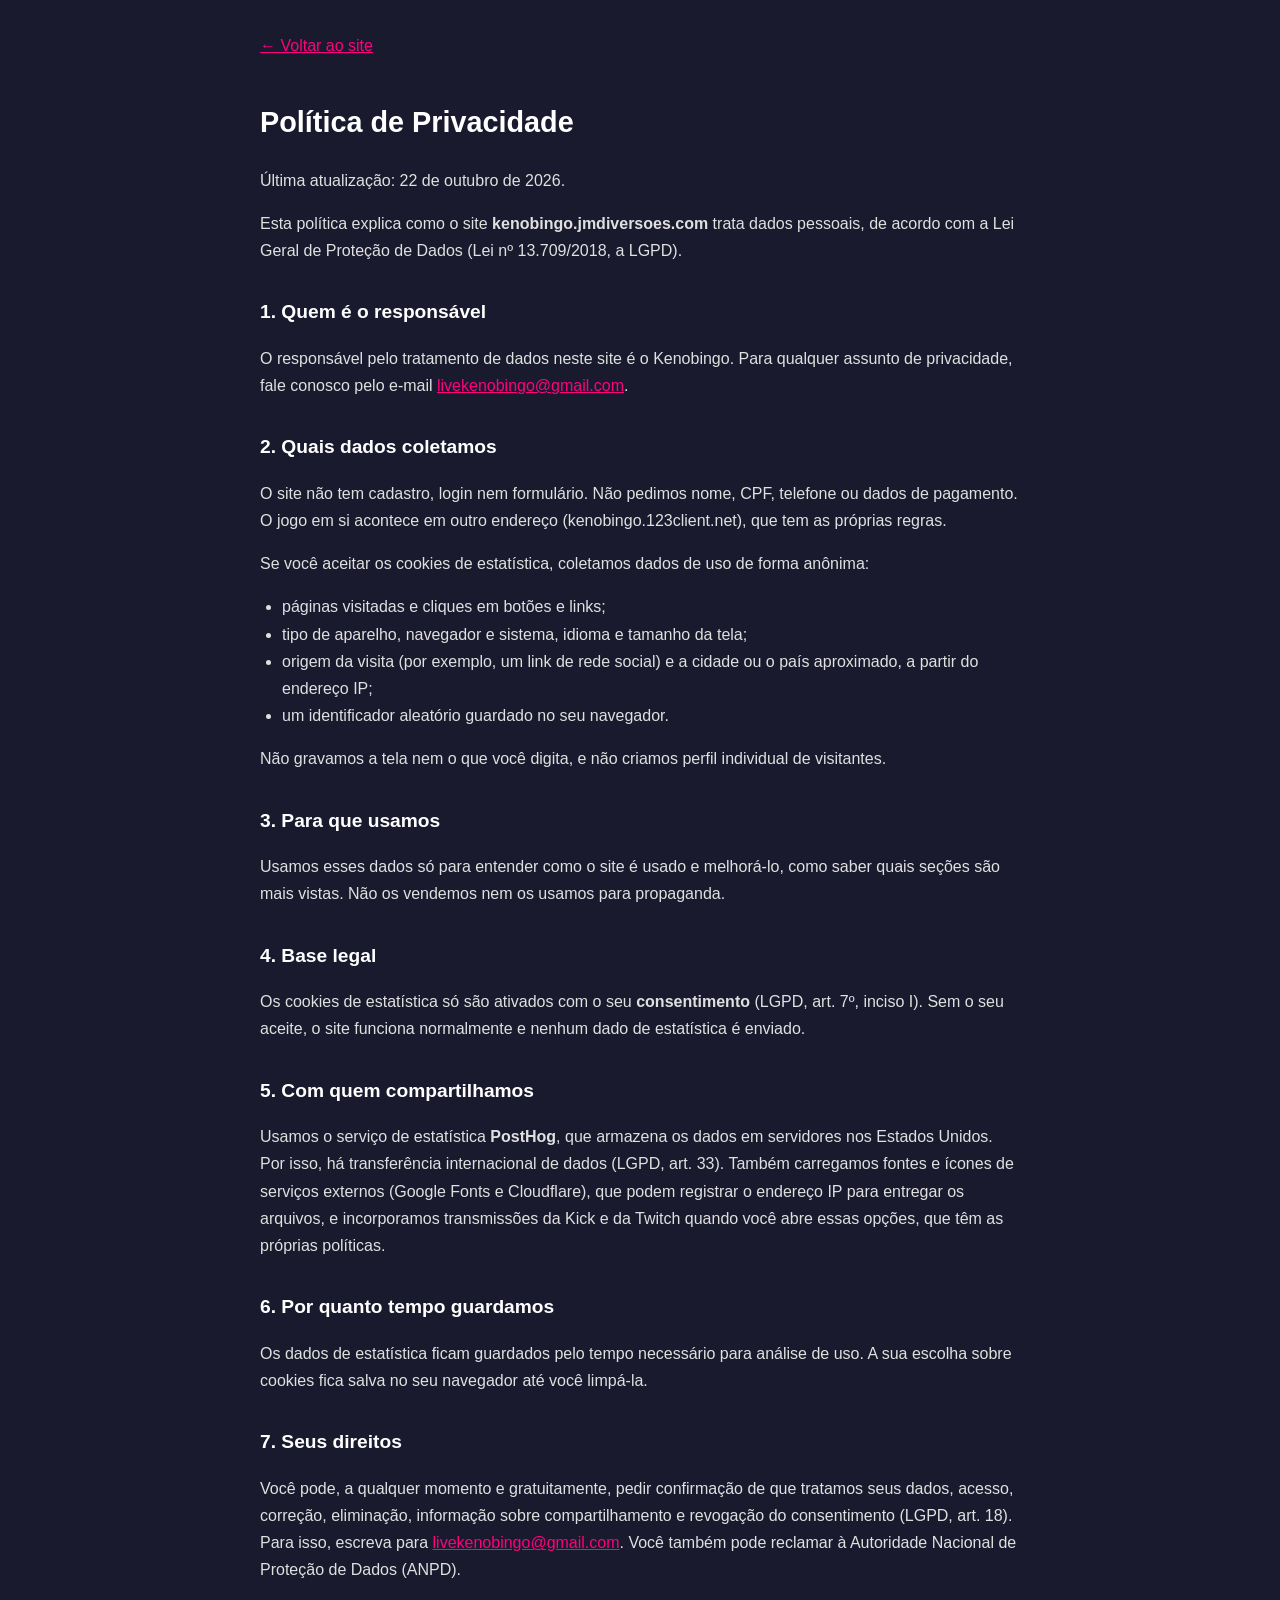
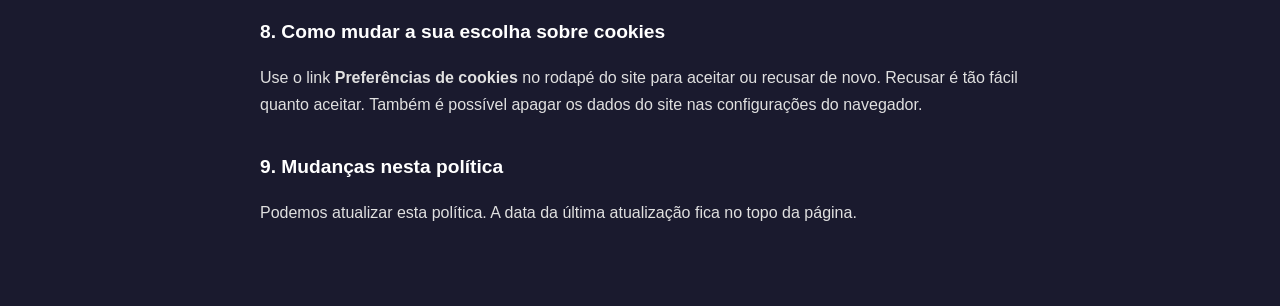
<file: privacidade.html>
<!DOCTYPE html>
<html lang="pt-BR">
<head>
    <meta charset="UTF-8">
    <meta name="viewport" content="width=device-width, initial-scale=1.0">
    <title>Política de Privacidade - Kenobingo</title>
    <meta name="description" content="Como o site do Kenobingo trata dados pessoais e cookies, conforme a Lei Geral de Proteção de Dados (LGPD).">
    <link rel="canonical" href="https://kenobingo.jmdiversoes.com/privacidade.html">
    <link rel="icon" href="icon-192.png">
    <style>
        body { margin: 0; font-family: 'Open Sans', Arial, sans-serif; background: #1A1A2E; color: #E0E0E0; line-height: 1.7; }
        main { max-width: 760px; margin: 0 auto; padding: 32px 20px 64px; }
        h1, h2 { font-family: 'Poppins', Arial, sans-serif; color: #FFFFFF; }
        h1 { font-size: 1.8rem; }
        h2 { font-size: 1.2rem; margin-top: 32px; }
        a { color: #FF007F; }
        a:hover { color: #FFFFFF; }
        .voltar { display: inline-block; margin-bottom: 20px; }
        ul { padding-left: 22px; }
    </style>
</head>
<body>
<main>
    <a class="voltar" href="/">&larr; Voltar ao site</a>
    <h1>Política de Privacidade</h1>
    <p>Última atualização: 22 de outubro de 2026.</p>
    <p>Esta política explica como o site <strong>kenobingo.jmdiversoes.com</strong> trata dados pessoais, de acordo com a Lei Geral de Proteção de Dados (Lei nº 13.709/2018, a LGPD).</p>

    <h2>1. Quem é o responsável</h2>
    <p>O responsável pelo tratamento de dados neste site é o Kenobingo. Para qualquer assunto de privacidade, fale conosco pelo e-mail <a href="mailto:livekenobingo@gmail.com">livekenobingo@gmail.com</a>.</p>

    <h2>2. Quais dados coletamos</h2>
    <p>O site não tem cadastro, login nem formulário. Não pedimos nome, CPF, telefone ou dados de pagamento. O jogo em si acontece em outro endereço (kenobingo.123client.net), que tem as próprias regras.</p>
    <p>Se você aceitar os cookies de estatística, coletamos dados de uso de forma anônima:</p>
    <ul>
        <li>páginas visitadas e cliques em botões e links;</li>
        <li>tipo de aparelho, navegador e sistema, idioma e tamanho da tela;</li>
        <li>origem da visita (por exemplo, um link de rede social) e a cidade ou o país aproximado, a partir do endereço IP;</li>
        <li>um identificador aleatório guardado no seu navegador.</li>
    </ul>
    <p>Não gravamos a tela nem o que você digita, e não criamos perfil individual de visitantes.</p>

    <h2>3. Para que usamos</h2>
    <p>Usamos esses dados só para entender como o site é usado e melhorá-lo, como saber quais seções são mais vistas. Não os vendemos nem os usamos para propaganda.</p>

    <h2>4. Base legal</h2>
    <p>Os cookies de estatística só são ativados com o seu <strong>consentimento</strong> (LGPD, art. 7º, inciso I). Sem o seu aceite, o site funciona normalmente e nenhum dado de estatística é enviado.</p>

    <h2>5. Com quem compartilhamos</h2>
    <p>Usamos o serviço de estatística <strong>PostHog</strong>, que armazena os dados em servidores nos Estados Unidos. Por isso, há transferência internacional de dados (LGPD, art. 33). Também carregamos fontes e ícones de serviços externos (Google Fonts e Cloudflare), que podem registrar o endereço IP para entregar os arquivos, e incorporamos transmissões da Kick e da Twitch quando você abre essas opções, que têm as próprias políticas.</p>

    <h2>6. Por quanto tempo guardamos</h2>
    <p>Os dados de estatística ficam guardados pelo tempo necessário para análise de uso. A sua escolha sobre cookies fica salva no seu navegador até você limpá-la.</p>

    <h2>7. Seus direitos</h2>
    <p>Você pode, a qualquer momento e gratuitamente, pedir confirmação de que tratamos seus dados, acesso, correção, eliminação, informação sobre compartilhamento e revogação do consentimento (LGPD, art. 18). Para isso, escreva para <a href="mailto:livekenobingo@gmail.com">livekenobingo@gmail.com</a>. Você também pode reclamar à Autoridade Nacional de Proteção de Dados (ANPD).</p>

    <h2>8. Como mudar a sua escolha sobre cookies</h2>
    <p>Use o link <strong>Preferências de cookies</strong> no rodapé do site para aceitar ou recusar de novo. Recusar é tão fácil quanto aceitar. Também é possível apagar os dados do site nas configurações do navegador.</p>

    <h2>9. Mudanças nesta política</h2>
    <p>Podemos atualizar esta política. A data da última atualização fica no topo da página.</p>
</main>
</body>
</html>
</file>
<file: style.css>
/* =========================================
   1. VARIÁVEIS E CONFIGURAÇÕES GERAIS
   ========================================= */
:root {
    --primary-color: #FF007F; 
    --secondary-color: #00C853; 
    --dark-bg: #1A1A2E; 
    --card-bg: #2C2C4A; 
    --text-color: #E0E0E0; 
    --heading-color: #FFFFFF; 
    --font-poppins: 'Poppins', sans-serif;
    --font-open-sans: 'Open Sans', sans-serif;
}

* { margin: 0; padding: 0; box-sizing: border-box; }
body { font-family: var(--font-open-sans); color: var(--text-color); background-color: var(--dark-bg); line-height: 1.6; scroll-behavior: smooth; }
a { color: var(--primary-color); text-decoration: none; transition: 0.3s; }
ul { list-style: none; }

h1, h2, h3 { font-family: var(--font-poppins); color: var(--heading-color); }
h1 { font-size: 3.5em; margin-bottom: 0.5em; }
h2 { font-size: 2.5em; margin-bottom: 0.8em; text-align: center; }

.container { max-width: 1200px; margin: 0 auto; padding: 0 20px; }
.section-padding { padding: 80px 0; }
.text-center { text-align: center; }
.mt-5 { margin-top: 50px; }

/* Subtítulos Padrão de Seções */
.section-subtitle { text-align: center; font-size: 1.1em; margin-bottom: 30px; color: rgba(255, 255, 255, 0.8); max-width: 800px; margin-left: auto; margin-right: auto; }

/* =========================================
   2. BOTÕES E ANIMAÇÕES
   ========================================= */
.btn-primary, .btn-secondary {
    display: inline-flex; justify-content: center; align-items: center; gap: 8px; /* Mantém ícone e texto alinhados no meio */
    padding: 12px 25px; border-radius: 30px; font-weight: 600; text-transform: uppercase; text-align: center; transition: 0.3s; cursor: pointer; border: 2px solid var(--primary-color);
}
.btn-primary { background-color: var(--primary-color); color: var(--heading-color); }
.btn-secondary { background-color: transparent; color: var(--primary-color); }
.btn-large { padding: 15px 35px; font-size: 1.1em; }
.btn-primary:hover, .btn-secondary:hover { transform: translateY(-3px); box-shadow: 0 8px 20px rgba(0,0,0,0.3); }

/* Efeito Pulsante Estilo Neon */
@keyframes neonPulse {
    0% { box-shadow: 0 0 0 0 rgba(255, 0, 127, 0.7); }
    70% { box-shadow: 0 0 0 15px rgba(255, 0, 127, 0); }
    100% { box-shadow: 0 0 0 0 rgba(255, 0, 127, 0); }
}
.pulse-animation { animation: neonPulse 2s infinite; }

/* Efeito de toque ativo (mobile) nos cards */
.active-effect { transition: transform 0.2s ease, background-color 0.2s ease; }
.active-effect:active { transform: scale(0.96) !important; background-color: rgba(255, 0, 127, 0.1); border-color: var(--primary-color); }

/* =========================================
   3. CABEÇALHO (SMART HEADER)
   ========================================= */
.header { background-color: var(--dark-bg); padding: 15px 0; position: sticky; top: 0; z-index: 1000; box-shadow: 0 2px 10px rgba(0,0,0,0.2); }
.header-container { display: flex; justify-content: space-between; align-items: center; }
.nav-menu { display: flex; align-items: center; gap: 30px; }
.nav-list { display: flex; gap: 25px; }
.nav-list a { color: var(--text-color); font-weight: 600; }
.header-social-icons { display: flex; gap: 15px; }

/* Botão LIVE Estilo TikTok */
.live-btn-header { display: flex; align-items: center; gap: 6px; background: rgba(0,0,0,0.4); padding: 5px 12px; border-radius: 20px; text-decoration: none; border: 1px solid rgba(255,0,127,0.3); }
.live-icon-wrapper { position: relative; width: 24px; height: 24px; display: flex; justify-content: center; align-items: center; background: var(--primary-color); border-radius: 50%; }
.live-icon-wrapper i { color: white; font-size: 10px; margin-left: 2px; z-index: 2; }
.pulse-ring { position: absolute; top: 0; left: 0; width: 100%; height: 100%; border-radius: 50%; border: 2px solid var(--primary-color); animation: neonPulse 1.5s infinite; z-index: 1; }
.live-text { color: white; font-weight: 700; font-size: 0.85em; letter-spacing: 0.5px; }

/* =========================================
   4. SEÇÕES DO SITE (HERO, CARDS, PONTOS)
   ========================================= */
/* Hero Section (Banner principal) */
.hero-section { background: linear-gradient(135deg, var(--dark-bg) 0%, #3A1C71 100%); padding: 100px 0; }
.hero-section .container { display: flex; align-items: center; gap: 50px; }
.hero-content { flex: 1; }
.hero-content h1 { font-size: 4.5em; line-height: 1.1; margin-bottom: 0.2em; background: linear-gradient(to right, var(--primary-color), #FF8C00); -webkit-background-clip: text; -webkit-text-fill-color: transparent; }
.hero-content .subtitle { font-size: 1.3em; margin-bottom: 40px; color: rgba(255, 255, 255, 0.9); }
.hero-image video { max-width: 100%; border-radius: 15px; box-shadow: 0 10px 30px rgba(0,0,0,0.5); }
.hero-buttons { display: flex; gap: 20px; }

/* Grid de Cards Genérico (Usado em Como Funciona e Contato) */
.steps-grid, .contact-info-grid { display: grid; grid-template-columns: repeat(auto-fit, minmax(280px, 1fr)); gap: 30px; margin-top: 40px; }
.step-card, .contact-item { background-color: var(--card-bg); padding: 30px; border-radius: 15px; text-align: center; }
.step-card i, .contact-item i { font-size: 3em; color: var(--primary-color); margin-bottom: 15px; }

/* Grade de Pontos Online (Estilo Sanfona) */
.pontos-grid { display: none; grid-template-columns: repeat(auto-fit, minmax(200px, 1fr)); gap: 15px; max-width: 1000px; margin: 0 auto; animation: fadeDown 0.4s ease-out; }
.pontos-grid.open { display: grid; }
.ponto-link { background-color: var(--card-bg); color: var(--heading-color); padding: 15px; border-radius: 10px; text-align: center; font-weight: 600; border: 1px solid transparent; display: flex; justify-content: center; align-items: center; }
@keyframes fadeDown { from { opacity: 0; transform: translateY(-10px); } to { opacity: 1; transform: translateY(0); } }

/* Botões Sociais VIP Específicos */
.btn-social-whatsapp, .btn-social-telegram { padding: 10px 15px; border-radius: 8px; font-weight: bold; color: white !important; display: flex; align-items: center; justify-content: center; gap: 8px; }
.btn-social-whatsapp { background-color: #25D366; }
.btn-social-telegram { background-color: #0088cc; }

/* =========================================
   5. CHAMADA FINAL (CTA) - DESTAQUE WEB
   ========================================= */
/* Oculta no mobile (usando a classe .desktop-only mais abaixo), e brilha no Desktop */
.cta-section { background: linear-gradient(90deg, var(--primary-color) 0%, #FF8C00 100%); padding: 100px 0; }
.cta-section h2 { color: #FFFFFF; font-size: 3.2em; margin-bottom: 0.2em; }
.cta-subtitle { color: rgba(255, 255, 255, 0.95); font-size: 1.2em; max-width: 700px; margin: 0 auto 40px auto; }

/* =========================================
   6. RODAPÉ (FOOTER) E REDES SOCIAIS
   ========================================= */
.footer { background-color: #111122; color: rgba(255,255,255,0.7); padding: 60px 0 20px 0; font-size: 0.95em; border-top: 1px solid rgba(255,255,255,0.05); }
.footer-grid { display: grid; grid-template-columns: repeat(auto-fit, minmax(250px, 1fr)); gap: 30px; margin-bottom: 40px; }
.footer-col h3 { color: var(--heading-color); font-size: 1.3em; margin-bottom: 20px; font-family: var(--font-poppins); }
.footer-links li { margin-bottom: 10px; }
.footer-links li a { color: rgba(255,255,255,0.7); }
.footer-links li a:hover { color: var(--primary-color); }
.footer-social-icons { display: flex; gap: 20px; }
.footer-social-icons a { color: rgba(255,255,255,0.7); font-size: 1.4em; }
.footer-social-icons a:hover { color: var(--primary-color); }
.footer-bottom { padding-top: 20px; border-top: 1px solid rgba(255,255,255,0.05); }

/* =========================================
   7. NAVEGAÇÃO INFERIOR MOBILE (BOTTOM BAR)
   ========================================= */
/* Fica escondida por padrão, aparece apenas no mobile via media query */
.mobile-bottom-bar { display: none; position: fixed; bottom: 0; left: 0; width: 100%; background-color: #111122; box-shadow: 0 -2px 15px rgba(0,0,0,0.5); z-index: 9998; padding-bottom: env(safe-area-inset-bottom); justify-content: space-around; align-items: flex-end; }
.bottom-nav-item { flex: 1; display: flex; flex-direction: column; justify-content: center; align-items: center; padding: 10px 0; color: #888; text-decoration: none; }
.bottom-nav-item i { font-size: 1.4em; margin-bottom: 6px; transition: color 0.3s; }
.bottom-nav-item span { font-size: 0.7em; text-align: center; line-height: 1.1; }
.bottom-nav-item:active i, .bottom-nav-item:active span { color: var(--heading-color); }

/* O Botão de Ouro "JOGAR" no centro da barra */
.btn-jogar-bottom { position: relative; top: -15px; flex: 1.1; margin: 0 -10px; }
.btn-jogar-inner { background: var(--primary-color); border-radius: 50%; width: 58px; height: 58px; display: flex; flex-direction: column; justify-content: center; align-items: center; border: 4px solid var(--dark-bg); color: white; }
.btn-jogar-inner i { font-size: 1.5em; margin-bottom: 4px; }
.btn-jogar-inner span { font-weight: bold; font-size: 0.8em; margin-bottom: 0; }

/* =========================================
   8. POP-UP DE INSTALAÇÃO (PWA)
   ========================================= */
.pwa-prompt { position: fixed; bottom: 0; left: 0; width: 100%; height: 100%; background: rgba(0, 0, 0, 0.7); z-index: 9999; display: flex; justify-content: center; align-items: flex-end; backdrop-filter: blur(5px); }
.pwa-content { background-color: var(--card-bg); width: 100%; max-width: 500px; padding: 25px 20px 30px; border-radius: 20px 20px 0 0; text-align: center; position: relative; animation: slideUpPwa 0.5s ease-out; }
.pwa-close { position: absolute; top: 10px; right: 20px; font-size: 28px; cursor: pointer; color: #888; }
.pwa-icon { width: 65px; height: 65px; border-radius: 15px; margin-bottom: 10px; }
@keyframes slideUpPwa { from { transform: translateY(100%); } to { transform: translateY(0); } }

/* =========================================
   9. RESPONSIVIDADE (A MÁGICA DO APP)
   ========================================= */
/* Ajustes para Telas Médias e Celulares Grandes (Até 992px) */
@media (max-width: 992px) {
    body { padding-bottom: 85px; } /* Evita que a Bottom Bar cubra o site */
    
    /* Liga/Desliga Elementos Baseados no Aparelho */
    .desktop-only { display: none !important; } /* Esconde Menus Superiores e Seção CTA */
    .mobile-bottom-bar { display: flex; }       /* Aciona a Barra Inferior */
    
    /* Ajustes Gerais Hero */
    .hero-section { padding: 50px 0; } 
    .hero-section .container { flex-direction: column; text-align: center; }
    .hero-content h1 { font-size: 3em; } /* Trava de segurança para Tablets */
    .hero-buttons { justify-content: center; flex-direction: column; gap: 15px; }
    .btn-secondary { margin-left: 0; }
    
    /* Pontos Online (Força 3 Coluninhas) */
    .pontos-grid { grid-template-columns: repeat(3, 1fr); gap: 8px; }
    .ponto-link { padding: 10px 5px; font-size: 0.75em; white-space: normal; line-height: 1.2; height: 54px; overflow: hidden; }

    /* Footer Mobile Alinhado à Esquerda */
    .footer { padding-top: 40px; padding-bottom: 100px; } 
    .text-center-mobile { text-align: left; display: flex; flex-direction: column; align-items: flex-start; margin-bottom: 25px; padding-left: 10px; }
    .footer-links { text-align: left; display: flex; flex-direction: column; align-items: flex-start; padding-left: 0; }
    .footer-links li { font-size: 1.1em; margin-bottom: 12px; }
    .footer-social-icons { justify-content: flex-start; margin-top: 10px; }
    .footer-bottom { text-align: left; padding-left: 10px; }
}

/* Ajustes Finos e Estritos para Celulares (Até 600px) */
@media (max-width: 600px) {
    /* Trava absoluta de fonte (Impede que a fonte de desktop esmague a tela) */
    .hero-content h1 { font-size: 2.3em; line-height: 1.2; padding-bottom: 5px; margin-bottom: 0.2em; } 
    
    h2 { font-size: 1.8em; }
    .hero-content .subtitle { font-size: 1.05em; margin-bottom: 30px; } 
    
    /* Força os botões de ação a terem 100% da largura máxima para não ficarem tortos */
    .btn-primary, .btn-secondary { width: 100%; max-width: 300px; margin: 0 auto; } 
}

/* =========================================
   KICK + TWITCH (escolha de transmissão)
   ========================================= */
.kick-icon { width: 1em; height: 1em; display: inline-block; vertical-align: -0.125em; fill: currentColor; }
.step-icons svg.kick-icon { fill: #53FC18; }
.header-social-icons a, .footer-social-icons a { display: inline-flex; align-items: center; }
.step-icons { display: flex; justify-content: center; align-items: center; gap: 18px; margin-bottom: 15px; }
.step-icons .kick-icon { width: 2.6em; height: 2.6em; }
.step-icons i { font-size: 2.6em; margin-bottom: 0; }

.btn-kick { display: inline-flex; justify-content: center; align-items: center; gap: 8px; padding: 12px 25px; border-radius: 30px; font-weight: 600; text-transform: uppercase; text-align: center; transition: 0.3s; cursor: pointer; background-color: transparent; color: #53FC18; border: 2px solid #53FC18; }
.btn-kick.btn-large { padding: 15px 35px; font-size: 1.1em; }
.btn-kick:hover { transform: translateY(-3px); box-shadow: 0 8px 20px rgba(0,0,0,0.3); }
.btn-twitch { color: #9146FF; border-color: #9146FF; }
/* Botões do início em triângulo: Jogar Agora no topo, Kick e Twitch embaixo lado a lado */
.hero-buttons { display: grid; grid-template-columns: 1fr 1fr; gap: 15px; width: 100%; max-width: 480px; }
.hero-buttons .btn-primary, .hero-buttons .btn-kick, .hero-buttons .btn-secondary { width: 100%; max-width: none; margin: 0; box-sizing: border-box; padding: 15px 10px; font-size: 1em; white-space: nowrap; }
.hero-buttons .btn-primary { grid-column: 1 / -1; justify-self: center; width: calc(50% - 7.5px); }
@media (max-width: 992px) { .hero-buttons { margin: 0 auto; } }
/* Celular: um embaixo do outro */
@media (max-width: 600px) {
    .hero-buttons { grid-template-columns: 1fr; max-width: 300px; }
    .hero-buttons .btn-primary { width: 100%; }
}

.live-picker[hidden] { display: none; }
.live-picker-box { display: flex; flex-direction: column; gap: 10px; }
.live-opt { display: flex; align-items: center; justify-content: center; gap: 10px; padding: 12px 20px; border-radius: 12px; font-weight: 700; white-space: nowrap; transition: 0.2s; }
.live-opt:hover { transform: translateY(-2px); filter: brightness(1.1); }
.live-opt-kick { background: #53FC18; color: #111; }
.live-opt-twitch { background: #9146FF; color: #fff; }
.live-picker-close { display: none; }

/* Desktop: menu suspenso */
@media (min-width: 993px) {
    .live-picker { position: fixed; z-index: 2000; }
    .live-picker-box { background: #1b1b33; padding: 10px; border-radius: 14px; border: 1px solid rgba(255,255,255,0.1); box-shadow: 0 10px 30px rgba(0,0,0,0.5); }
}
/* Celular: modal centralizado */
@media (max-width: 992px) {
    .live-picker { position: fixed; inset: 0; z-index: 3000; background: rgba(0,0,0,0.7); display: flex; align-items: center; justify-content: center; padding: 20px; }
    .live-picker[hidden] { display: none; }
    .live-picker-box { position: relative; width: 100%; max-width: 320px; background: #1b1b33; padding: 50px 20px 20px; border-radius: 18px; gap: 14px; }
    .live-opt { padding: 18px 20px; font-size: 1.1em; }
    .live-picker-close { display: block; position: absolute; top: 8px; right: 12px; background: none; border: 0; color: #fff; font-size: 2em; line-height: 1; cursor: pointer; padding: 4px 8px; }
}
@media (max-width: 600px) {
    .btn-kick { width: 100%; max-width: 300px; margin: 0 auto; }
}


/* Fale Conosco: cards centralizados e botões do Grupo VIP menores */
.contact-item { display: flex; flex-direction: column; align-items: center; justify-content: center; }
.contact-item .btn-social-whatsapp, .contact-item .btn-social-telegram { padding: 8px 12px; font-size: 0.85em; border-radius: 8px; gap: 6px; }
.contact-item .btn-social-whatsapp i, .contact-item .btn-social-telegram i { font-size: 1.2em; color: #fff; margin-bottom: 0; }

/* Cards clicáveis em Como Funciona e Status de Rodadas */
.custom-link-card { color: var(--text-color); display: flex; flex-direction: column; align-items: center; justify-content: flex-start; border: 1px solid rgba(255, 255, 255, 0.06); }
.custom-link-card:hover { transform: translateY(-4px); border-color: rgba(255, 0, 127, 0.45); box-shadow: 0 10px 24px rgba(0, 0, 0, 0.35); color: var(--text-color); }
.custom-link-card h3 { margin-bottom: 10px; }

.round-status { margin-top: 16px; display: inline-flex; align-items: center; justify-content: center; gap: 8px; padding: 6px 14px; border-radius: 20px; background: rgba(0, 0, 0, 0.35); border: 1px solid rgba(255, 255, 255, 0.1); font-size: 0.82em; font-weight: 600; color: rgba(255, 255, 255, 0.9); }
.round-status-dot { width: 8px; height: 8px; border-radius: 50%; background: #888; flex-shrink: 0; }
.round-status-dot.live { background: var(--secondary-color); box-shadow: 0 0 0 3px rgba(0, 200, 83, 0.25); }

/* Barra de Busca e Filtro de Pontos Online */
.pontos-toolbar { display: flex; align-items: center; justify-content: center; gap: 15px; max-width: 760px; margin: 0 auto 14px; flex-wrap: wrap; }
.pontos-search-box { position: relative; flex: 1; min-width: 260px; display: flex; align-items: center; }
.pontos-search-icon { position: absolute; left: 18px; color: rgba(255, 255, 255, 0.55); font-size: 1em; pointer-events: none; }
.pontos-search-input { width: 100%; padding: 14px 42px 14px 46px; border-radius: 30px; border: 2px solid rgba(255, 255, 255, 0.15); background-color: var(--card-bg); color: var(--heading-color); font-family: var(--font-open-sans); font-size: 1em; transition: border-color 0.25s, box-shadow 0.25s; outline: none; }
.pontos-search-input::placeholder { color: rgba(255, 255, 255, 0.5); }
.pontos-search-input:focus { border-color: var(--primary-color); box-shadow: 0 0 0 3px rgba(255, 0, 127, 0.2); }
.pontos-search-clear { position: absolute; right: 12px; width: 28px; height: 28px; border-radius: 50%; border: none; background: rgba(255, 255, 255, 0.12); color: #fff; display: inline-flex; align-items: center; justify-content: center; cursor: pointer; padding: 0; line-height: 0; transition: background 0.2s; }
.pontos-search-clear[hidden] { display: none; }
.pontos-search-clear:hover { background: var(--primary-color); }
.pontos-contador { text-align: center; font-size: 0.88em; color: rgba(255, 255, 255, 0.65); margin-bottom: 18px; }
.pontos-vazio { text-align: center; font-size: 1.05em; color: rgba(255, 255, 255, 0.8); background: var(--card-bg); padding: 25px; border-radius: 12px; max-width: 520px; margin: 10px auto 20px; border: 1px solid rgba(255, 255, 255, 0.08); }
.ponto-link[hidden] { display: none !important; }

@media (max-width: 600px) {
    .pontos-toolbar { flex-direction: column; align-items: stretch; max-width: 340px; gap: 12px; }
    .pontos-search-box { min-width: 0; width: 100%; }
    .pontos-toolbar #btn-toggle-pontos { max-width: none; width: 100%; }
}


#cookie-banner { position: fixed; left: 16px; right: 16px; bottom: 16px; z-index: 10000; max-width: 720px; margin: 0 auto; display: flex; flex-wrap: wrap; align-items: center; gap: 12px 16px; padding: 14px 18px; background: var(--card-bg); color: var(--text-color); border: 1px solid rgba(255, 255, 255, 0.15); border-radius: 12px; box-shadow: 0 8px 24px rgba(0, 0, 0, 0.5); font-size: 0.9rem; }
#cookie-banner p { flex: 1 1 280px; margin: 0; }
#cookie-banner a { color: var(--heading-color); text-decoration: underline; }
#cookie-banner .cookie-actions { display: flex; gap: 10px; }
#cookie-banner .cookie-btn { font-family: var(--font-poppins); font-weight: 600; font-size: 0.9rem; padding: 8px 20px; border-radius: 999px; border: 2px solid var(--primary-color); background: transparent; color: var(--heading-color); cursor: pointer; }
#cookie-banner .cookie-btn:hover, #cookie-banner .cookie-btn:focus-visible { background: var(--primary-color); }
@media (max-width: 768px) { #cookie-banner { bottom: 76px; } }
</file>
